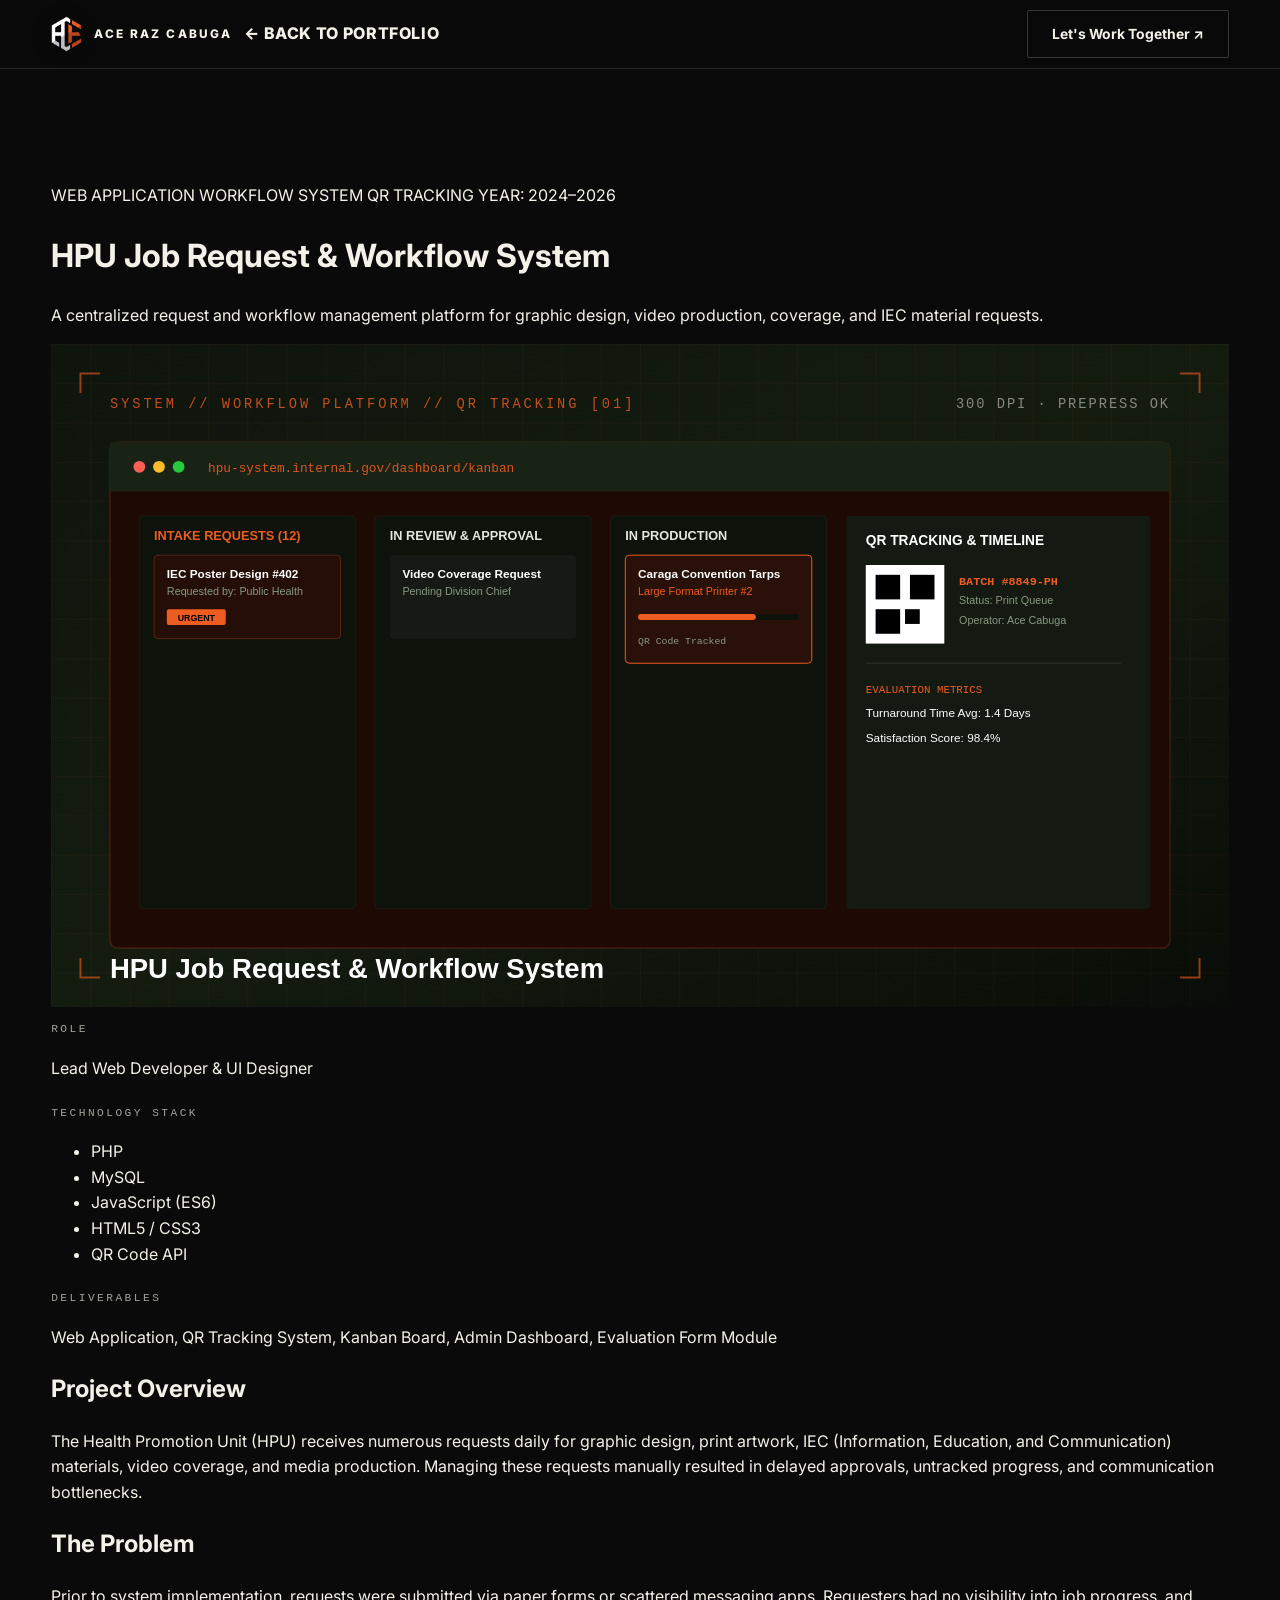
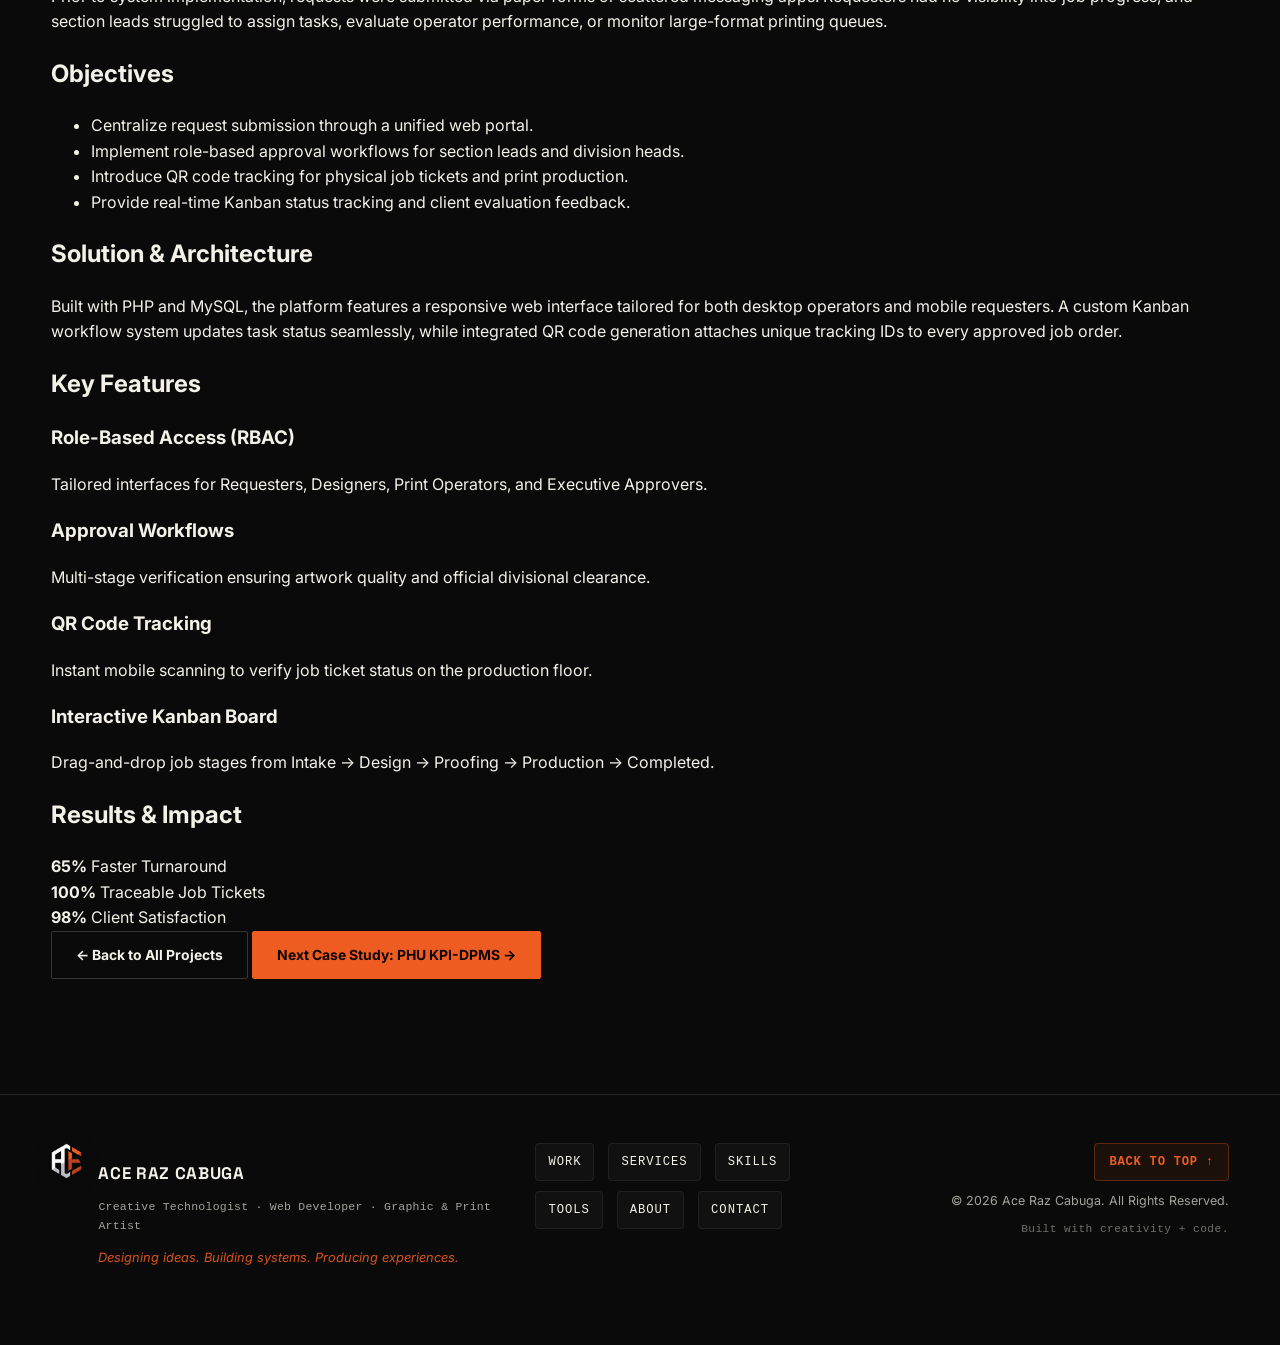
<file: projects/hpu-job-request.html>
<!DOCTYPE html>
<html lang="en">
<head>
  <meta charset="UTF-8">
  <meta name="viewport" content="width=device-width, initial-scale=1.0">
  <meta name="description" content="Case Study: HPU Job Request System — Ace Raz Cabuga Portfolio">
  <title>HPU Job Request System — Case Study | Ace Raz Cabuga</title>
  <link rel="icon" href="../assets/profile/ac-monogram-profile.svg" type="image/svg+xml" />
  <link rel="preconnect" href="https://fonts.googleapis.com">
  <link rel="preconnect" href="https://fonts.gstatic.com" crossorigin>
  <link href="https://fonts.googleapis.com/css2?family=Inter:wght@400;500;600;700&family=JetBrains+Mono:wght@400;500;600&family=Space+Grotesk:wght@500;600;700;800&display=swap" rel="stylesheet">
  <link rel="stylesheet" href="../css/styles.css">
</head>
<body class="case-study-body">

  <header class="site-header" id="top">
    <a class="brand" href="../index.html#work" aria-label="Back to portfolio">
      <img src="../assets/images/logo.png" alt="Ace Raz Cabuga Official Logo" class="brand-logo-img" width="36" height="36" />
      <span class="brand-name">ACE RAZ CABUGA</span>
      <span class="brand-sub">← BACK TO PORTFOLIO</span>
    </a>
    <a class="btn btn-ghost" href="../index.html#contact">Let's Work Together ↗</a>
  </header>

  <main class="section-pad">
    <div class="case-study-hero">
      <div class="case-meta-bar">
        <span class="tech-tag">WEB APPLICATION</span>
        <span class="tech-tag">WORKFLOW SYSTEM</span>
        <span class="tech-tag">QR TRACKING</span>
        <span class="mono-meta">YEAR: 2024–2026</span>
      </div>
      <h1 class="case-title">HPU Job Request &amp; Workflow System</h1>
      <p class="case-subtitle">A centralized request and workflow management platform for graphic design, video production, coverage, and IEC material requests.</p>
    </div>

    <div class="case-preview-image">
      <!-- REPLACE WITH: assets/projects/hpu-job-request.jpg -->
      <img src="../assets/projects/hpu-job-request.svg" alt="HPU Job Request System Interface Overview" loading="lazy" />
    </div>

    <div class="case-grid">
      <aside class="case-sidebar">
        <div class="case-side-box">
          <span class="eyebrow">Role</span>
          <p>Lead Web Developer &amp; UI Designer</p>
        </div>
        <div class="case-side-box">
          <span class="eyebrow">Technology Stack</span>
          <ul class="tech-list">
            <li>PHP</li>
            <li>MySQL</li>
            <li>JavaScript (ES6)</li>
            <li>HTML5 / CSS3</li>
            <li>QR Code API</li>
          </ul>
        </div>
        <div class="case-side-box">
          <span class="eyebrow">Deliverables</span>
          <p>Web Application, QR Tracking System, Kanban Board, Admin Dashboard, Evaluation Form Module</p>
        </div>
      </aside>

      <article class="case-content">
        <section class="case-section">
          <h2>Project Overview</h2>
          <p>The Health Promotion Unit (HPU) receives numerous requests daily for graphic design, print artwork, IEC (Information, Education, and Communication) materials, video coverage, and media production. Managing these requests manually resulted in delayed approvals, untracked progress, and communication bottlenecks.</p>
        </section>

        <section class="case-section">
          <h2>The Problem</h2>
          <p>Prior to system implementation, requests were submitted via paper forms or scattered messaging apps. Requesters had no visibility into job progress, and section leads struggled to assign tasks, evaluate operator performance, or monitor large-format printing queues.</p>
        </section>

        <section class="case-section">
          <h2>Objectives</h2>
          <ul>
            <li>Centralize request submission through a unified web portal.</li>
            <li>Implement role-based approval workflows for section leads and division heads.</li>
            <li>Introduce QR code tracking for physical job tickets and print production.</li>
            <li>Provide real-time Kanban status tracking and client evaluation feedback.</li>
          </ul>
        </section>

        <section class="case-section">
          <h2>Solution &amp; Architecture</h2>
          <p>Built with PHP and MySQL, the platform features a responsive web interface tailored for both desktop operators and mobile requesters. A custom Kanban workflow system updates task status seamlessly, while integrated QR code generation attaches unique tracking IDs to every approved job order.</p>
        </section>

        <section class="case-section">
          <h2>Key Features</h2>
          <div class="feature-grid">
            <div class="feature-card">
              <h3>Role-Based Access (RBAC)</h3>
              <p>Tailored interfaces for Requesters, Designers, Print Operators, and Executive Approvers.</p>
            </div>
            <div class="feature-card">
              <h3>Approval Workflows</h3>
              <p>Multi-stage verification ensuring artwork quality and official divisional clearance.</p>
            </div>
            <div class="feature-card">
              <h3>QR Code Tracking</h3>
              <p>Instant mobile scanning to verify job ticket status on the production floor.</p>
            </div>
            <div class="feature-card">
              <h3>Interactive Kanban Board</h3>
              <p>Drag-and-drop job stages from Intake → Design → Proofing → Production → Completed.</p>
            </div>
          </div>
        </section>

        <section class="case-section">
          <h2>Results &amp; Impact</h2>
          <div class="stats-row">
            <div class="stat-item">
              <strong>65%</strong>
              <span>Faster Turnaround</span>
            </div>
            <div class="stat-item">
              <strong>100%</strong>
              <span>Traceable Job Tickets</span>
            </div>
            <div class="stat-item">
              <strong>98%</strong>
              <span>Client Satisfaction</span>
            </div>
          </div>
        </section>
      </article>
    </div>

    <div class="case-nav-footer">
      <a class="btn btn-ghost" href="../index.html#work">← Back to All Projects</a>
      <a class="btn btn-primary" href="phu-kpi.html">Next Case Study: PHU KPI-DPMS →</a>
    </div>
  </main>

  <footer class="site-footer">
    <div class="footer-brand">
      <img src="../assets/images/logo.png" alt="Ace Raz Cabuga Official Logo" class="brand-logo-img" width="36" height="36" />
      <div>
        <p class="footer-title">ACE RAZ CABUGA</p>
        <p class="footer-subtitle">Creative Technologist · Web Developer · Graphic &amp; Print Artist</p>
        <p class="footer-tagline">Designing ideas. Building systems. Producing experiences.</p>
      </div>
    </div>

    <nav class="footer-nav" aria-label="Footer navigation">
      <a href="../index.html#work">Work</a>
      <a href="../index.html#services">Services</a>
      <a href="../index.html#skills">Skills</a>
      <a href="../index.html#tools">Tools</a>
      <a href="../index.html#about">About</a>
      <a href="../index.html#contact">Contact</a>
    </nav>

    <div class="footer-right">
      <a href="#top" class="footer-back-top">Back to top ↑</a>
      <p>© <span>2026</span> Ace Raz Cabuga. All Rights Reserved.</p>
      <span class="footer-tag">Built with creativity + code.</span>
    </div>
  </footer>

  <script src="../js/cursor.js"></script>
</body>
</html>
</file>
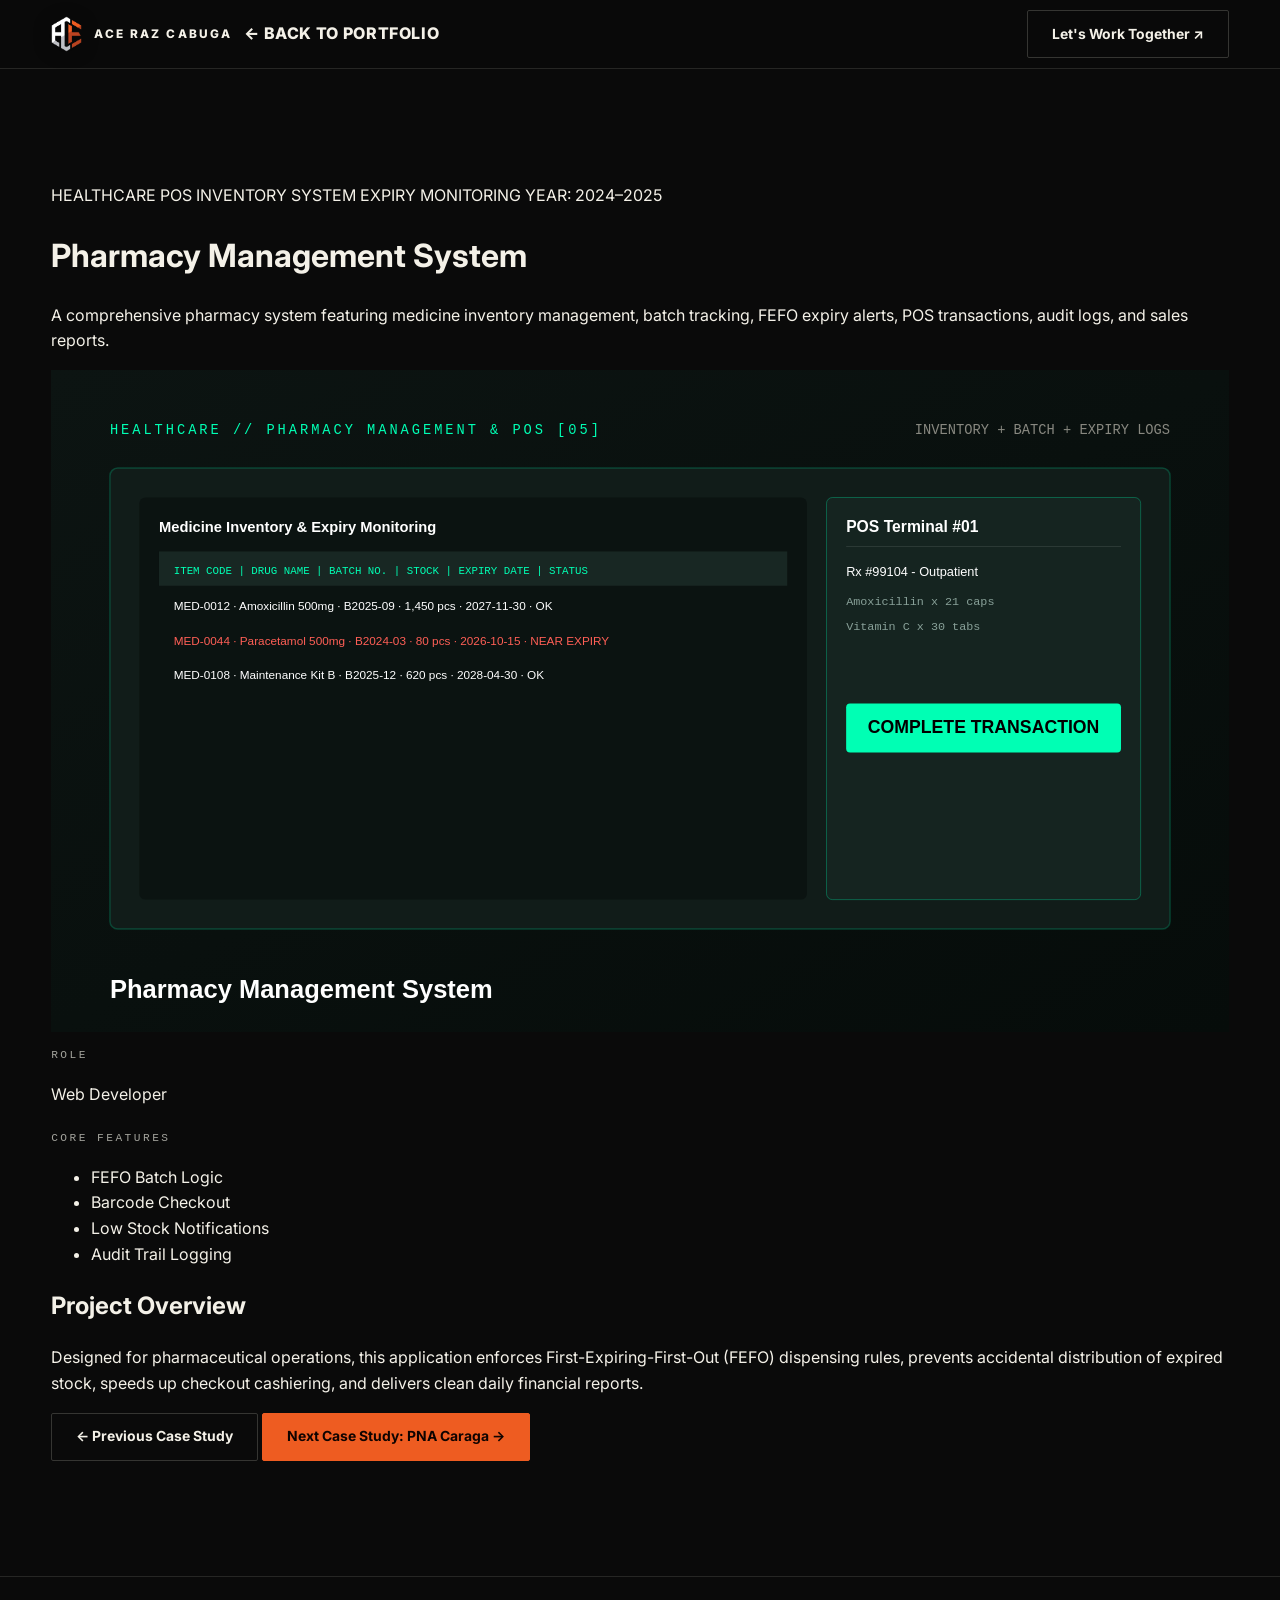
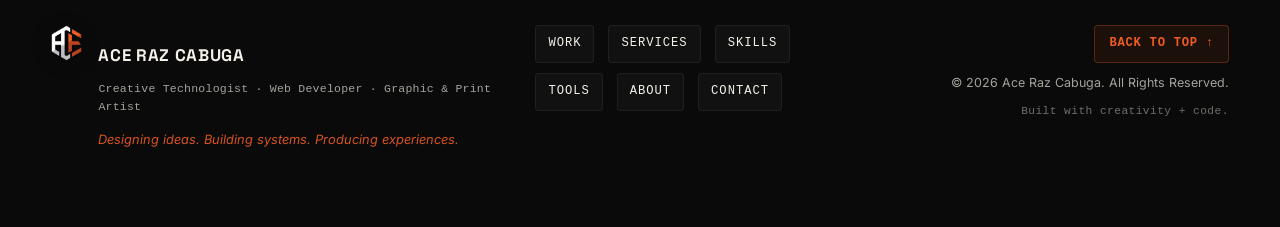
<file: projects/pharmacy-system.html>
<!DOCTYPE html>
<html lang="en">
<head>
  <meta charset="UTF-8">
  <meta name="viewport" content="width=device-width, initial-scale=1.0">
  <meta name="description" content="Case Study: Pharmacy Management System — Ace Raz Cabuga Portfolio">
  <title>Pharmacy Management System — Case Study | Ace Raz Cabuga</title>
  <link rel="icon" href="../assets/profile/ac-monogram-profile.svg" type="image/svg+xml" />
  <link rel="preconnect" href="https://fonts.googleapis.com">
  <link rel="preconnect" href="https://fonts.gstatic.com" crossorigin>
  <link href="https://fonts.googleapis.com/css2?family=Inter:wght@400;500;600;700&family=JetBrains+Mono:wght@400;500;600&family=Space+Grotesk:wght@500;600;700;800&display=swap" rel="stylesheet">
  <link rel="stylesheet" href="../css/styles.css">
</head>
<body class="case-study-body">

  <header class="site-header" id="top">
    <a class="brand" href="../index.html#work" aria-label="Back to portfolio">
      <img src="../assets/images/logo.png" alt="Ace Raz Cabuga Official Logo" class="brand-logo-img" width="36" height="36" />
      <span class="brand-name">ACE RAZ CABUGA</span>
      <span class="brand-sub">← BACK TO PORTFOLIO</span>
    </a>
    <a class="btn btn-ghost" href="../index.html#contact">Let's Work Together ↗</a>
  </header>

  <main class="section-pad">
    <div class="case-study-hero">
      <div class="case-meta-bar">
        <span class="tech-tag">HEALTHCARE POS</span>
        <span class="tech-tag">INVENTORY SYSTEM</span>
        <span class="tech-tag">EXPIRY MONITORING</span>
        <span class="mono-meta">YEAR: 2024–2025</span>
      </div>
      <h1 class="case-title">Pharmacy Management System</h1>
      <p class="case-subtitle">A comprehensive pharmacy system featuring medicine inventory management, batch tracking, FEFO expiry alerts, POS transactions, audit logs, and sales reports.</p>
    </div>

    <div class="case-preview-image">
      <img src="../assets/projects/pharmacy-system.svg" alt="Pharmacy System Interface Overview" loading="lazy" />
    </div>

    <div class="case-grid">
      <aside class="case-sidebar">
        <div class="case-side-box">
          <span class="eyebrow">Role</span>
          <p>Web Developer</p>
        </div>
        <div class="case-side-box">
          <span class="eyebrow">Core Features</span>
          <ul class="tech-list">
            <li>FEFO Batch Logic</li>
            <li>Barcode Checkout</li>
            <li>Low Stock Notifications</li>
            <li>Audit Trail Logging</li>
          </ul>
        </div>
      </aside>

      <article class="case-content">
        <section class="case-section">
          <h2>Project Overview</h2>
          <p>Designed for pharmaceutical operations, this application enforces First-Expiring-First-Out (FEFO) dispensing rules, prevents accidental distribution of expired stock, speeds up checkout cashiering, and delivers clean daily financial reports.</p>
        </section>
      </article>
    </div>

    <div class="case-nav-footer">
      <a class="btn btn-ghost" href="phone-rental.html">← Previous Case Study</a>
      <a class="btn btn-primary" href="pna-caraga.html">Next Case Study: PNA Caraga →</a>
    </div>
  </main>

  <footer class="site-footer">
    <div class="footer-brand">
      <img src="../assets/images/logo.png" alt="Ace Raz Cabuga Official Logo" class="brand-logo-img" width="36" height="36" />
      <div>
        <p class="footer-title">ACE RAZ CABUGA</p>
        <p class="footer-subtitle">Creative Technologist · Web Developer · Graphic &amp; Print Artist</p>
        <p class="footer-tagline">Designing ideas. Building systems. Producing experiences.</p>
      </div>
    </div>

    <nav class="footer-nav" aria-label="Footer navigation">
      <a href="../index.html#work">Work</a>
      <a href="../index.html#services">Services</a>
      <a href="../index.html#skills">Skills</a>
      <a href="../index.html#tools">Tools</a>
      <a href="../index.html#about">About</a>
      <a href="../index.html#contact">Contact</a>
    </nav>

    <div class="footer-right">
      <a href="#top" class="footer-back-top">Back to top ↑</a>
      <p>© <span>2026</span> Ace Raz Cabuga. All Rights Reserved.</p>
      <span class="footer-tag">Built with creativity + code.</span>
    </div>
  </footer>

  <script src="../js/cursor.js"></script>
</body>
</html>
</file>
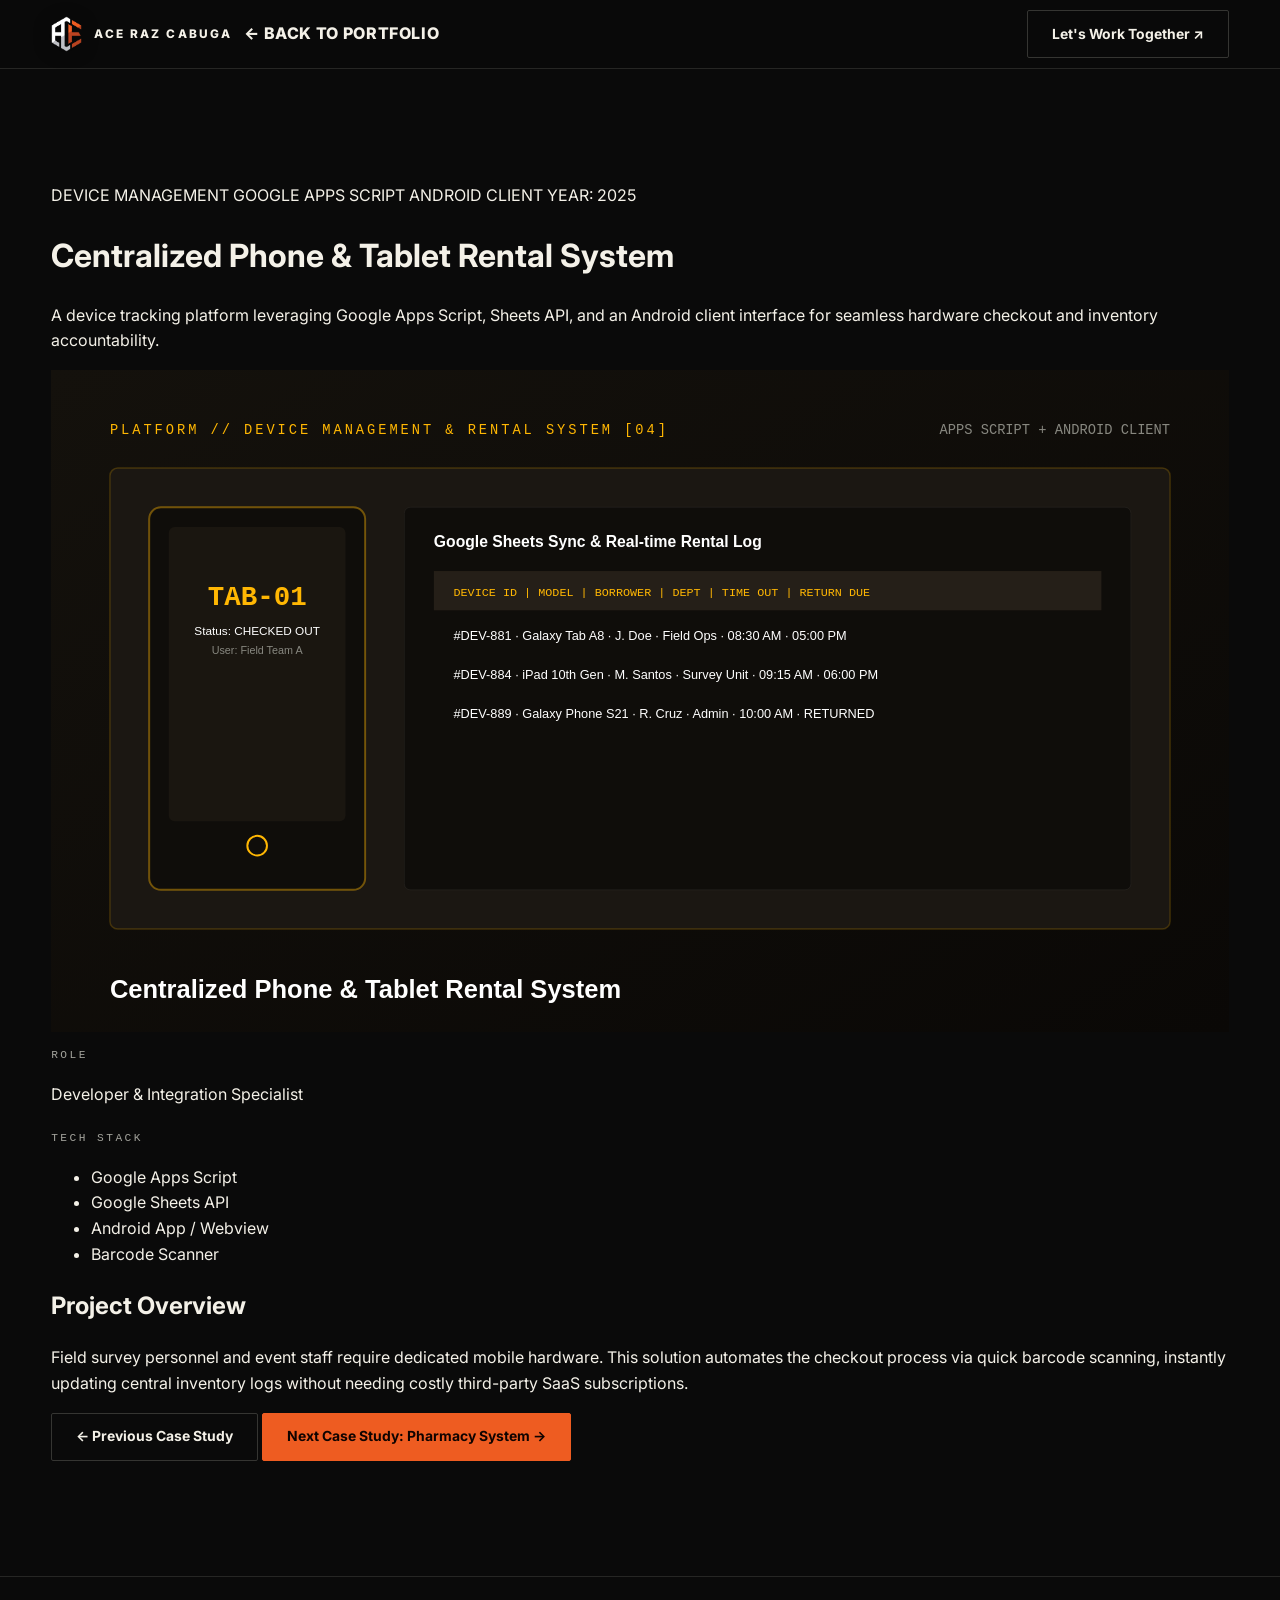
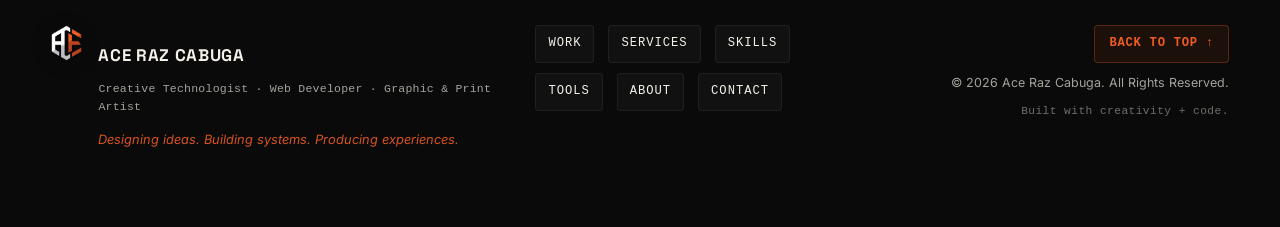
<file: projects/phone-rental.html>
<!DOCTYPE html>
<html lang="en">
<head>
  <meta charset="UTF-8">
  <meta name="viewport" content="width=device-width, initial-scale=1.0">
  <meta name="description" content="Case Study: Phone & Tablet Rental System — Ace Raz Cabuga Portfolio">
  <title>Centralized Phone &amp; Tablet Rental System — Case Study | Ace Raz Cabuga</title>
  <link rel="icon" href="../assets/profile/ac-monogram-profile.svg" type="image/svg+xml" />
  <link rel="preconnect" href="https://fonts.googleapis.com">
  <link rel="preconnect" href="https://fonts.gstatic.com" crossorigin>
  <link href="https://fonts.googleapis.com/css2?family=Inter:wght@400;500;600;700&family=JetBrains+Mono:wght@400;500;600&family=Space+Grotesk:wght@500;600;700;800&display=swap" rel="stylesheet">
  <link rel="stylesheet" href="../css/styles.css">
</head>
<body class="case-study-body">

  <header class="site-header" id="top">
    <a class="brand" href="../index.html#work" aria-label="Back to portfolio">
      <img src="../assets/images/logo.png" alt="Ace Raz Cabuga Official Logo" class="brand-logo-img" width="36" height="36" />
      <span class="brand-name">ACE RAZ CABUGA</span>
      <span class="brand-sub">← BACK TO PORTFOLIO</span>
    </a>
    <a class="btn btn-ghost" href="../index.html#contact">Let's Work Together ↗</a>
  </header>

  <main class="section-pad">
    <div class="case-study-hero">
      <div class="case-meta-bar">
        <span class="tech-tag">DEVICE MANAGEMENT</span>
        <span class="tech-tag">GOOGLE APPS SCRIPT</span>
        <span class="tech-tag">ANDROID CLIENT</span>
        <span class="mono-meta">YEAR: 2025</span>
      </div>
      <h1 class="case-title">Centralized Phone &amp; Tablet Rental System</h1>
      <p class="case-subtitle">A device tracking platform leveraging Google Apps Script, Sheets API, and an Android client interface for seamless hardware checkout and inventory accountability.</p>
    </div>

    <div class="case-preview-image">
      <img src="../assets/projects/phone-rental.svg" alt="Phone and Tablet Rental System Interface" loading="lazy" />
    </div>

    <div class="case-grid">
      <aside class="case-sidebar">
        <div class="case-side-box">
          <span class="eyebrow">Role</span>
          <p>Developer &amp; Integration Specialist</p>
        </div>
        <div class="case-side-box">
          <span class="eyebrow">Tech Stack</span>
          <ul class="tech-list">
            <li>Google Apps Script</li>
            <li>Google Sheets API</li>
            <li>Android App / Webview</li>
            <li>Barcode Scanner</li>
          </ul>
        </div>
      </aside>

      <article class="case-content">
        <section class="case-section">
          <h2>Project Overview</h2>
          <p>Field survey personnel and event staff require dedicated mobile hardware. This solution automates the checkout process via quick barcode scanning, instantly updating central inventory logs without needing costly third-party SaaS subscriptions.</p>
        </section>
      </article>
    </div>

    <div class="case-nav-footer">
      <a class="btn btn-ghost" href="referral-board.html">← Previous Case Study</a>
      <a class="btn btn-primary" href="pharmacy-system.html">Next Case Study: Pharmacy System →</a>
    </div>
  </main>

  <footer class="site-footer">
    <div class="footer-brand">
      <img src="../assets/images/logo.png" alt="Ace Raz Cabuga Official Logo" class="brand-logo-img" width="36" height="36" />
      <div>
        <p class="footer-title">ACE RAZ CABUGA</p>
        <p class="footer-subtitle">Creative Technologist · Web Developer · Graphic &amp; Print Artist</p>
        <p class="footer-tagline">Designing ideas. Building systems. Producing experiences.</p>
      </div>
    </div>

    <nav class="footer-nav" aria-label="Footer navigation">
      <a href="../index.html#work">Work</a>
      <a href="../index.html#services">Services</a>
      <a href="../index.html#skills">Skills</a>
      <a href="../index.html#tools">Tools</a>
      <a href="../index.html#about">About</a>
      <a href="../index.html#contact">Contact</a>
    </nav>

    <div class="footer-right">
      <a href="#top" class="footer-back-top">Back to top ↑</a>
      <p>© <span>2026</span> Ace Raz Cabuga. All Rights Reserved.</p>
      <span class="footer-tag">Built with creativity + code.</span>
    </div>
  </footer>

  <script src="../js/cursor.js"></script>
</body>
</html>
</file>
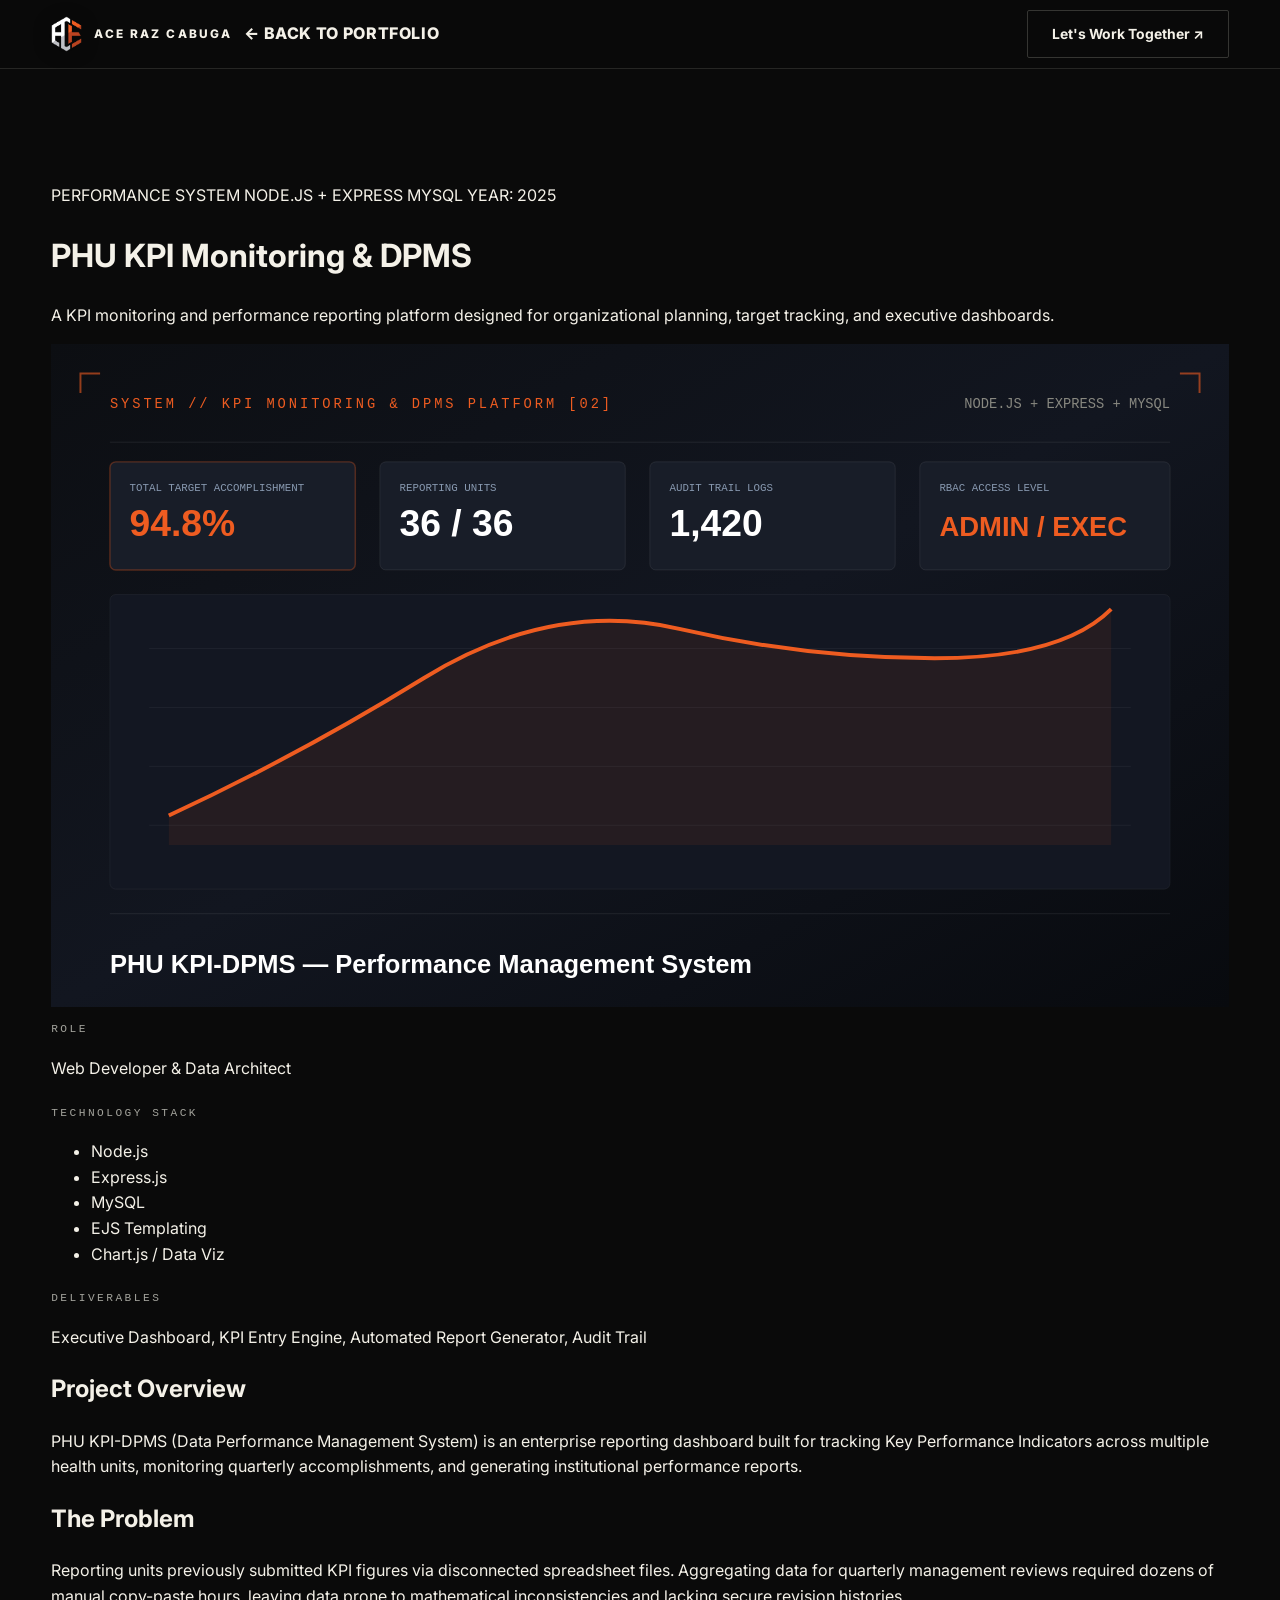
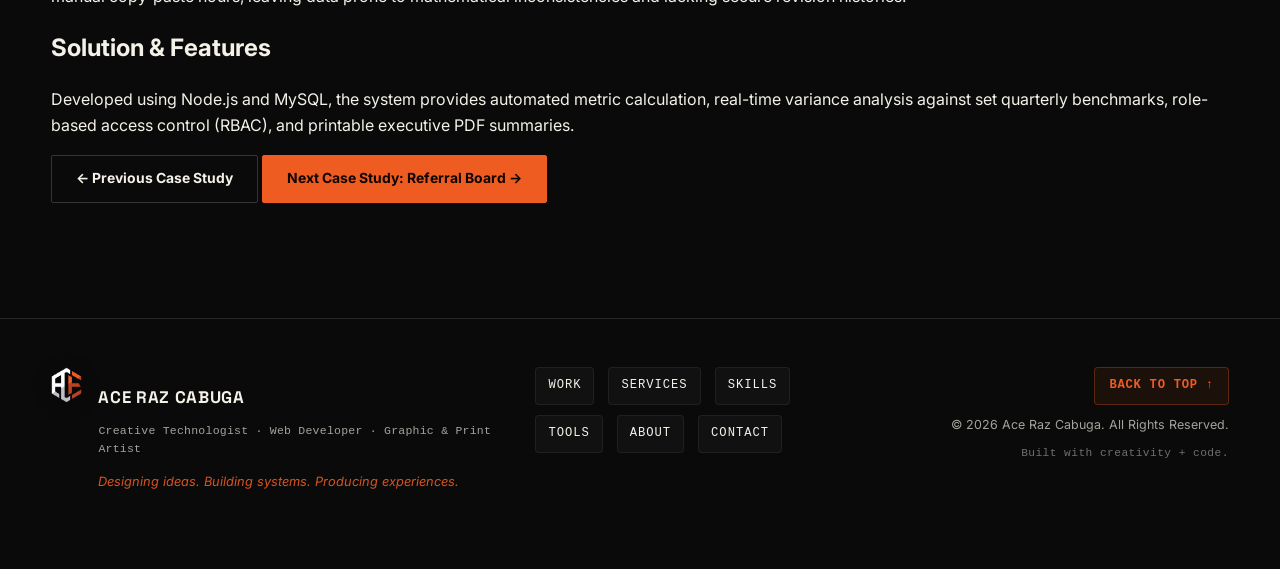
<file: projects/phu-kpi.html>
<!DOCTYPE html>
<html lang="en">
<head>
  <meta charset="UTF-8">
  <meta name="viewport" content="width=device-width, initial-scale=1.0">
  <meta name="description" content="Case Study: PHU KPI-DPMS — Ace Raz Cabuga Portfolio">
  <title>PHU KPI-DPMS — Case Study | Ace Raz Cabuga</title>
  <link rel="icon" href="../assets/profile/ac-monogram-profile.svg" type="image/svg+xml" />
  <link rel="preconnect" href="https://fonts.googleapis.com">
  <link rel="preconnect" href="https://fonts.gstatic.com" crossorigin>
  <link href="https://fonts.googleapis.com/css2?family=Inter:wght@400;500;600;700&family=JetBrains+Mono:wght@400;500;600&family=Space+Grotesk:wght@500;600;700;800&display=swap" rel="stylesheet">
  <link rel="stylesheet" href="../css/styles.css">
</head>
<body class="case-study-body">

  <header class="site-header" id="top">
    <a class="brand" href="../index.html#work" aria-label="Back to portfolio">
      <img src="../assets/images/logo.png" alt="Ace Raz Cabuga Official Logo" class="brand-logo-img" width="36" height="36" />
      <span class="brand-name">ACE RAZ CABUGA</span>
      <span class="brand-sub">← BACK TO PORTFOLIO</span>
    </a>
    <a class="btn btn-ghost" href="../index.html#contact">Let's Work Together ↗</a>
  </header>

  <main class="section-pad">
    <div class="case-study-hero">
      <div class="case-meta-bar">
        <span class="tech-tag">PERFORMANCE SYSTEM</span>
        <span class="tech-tag">NODE.JS + EXPRESS</span>
        <span class="tech-tag">MYSQL</span>
        <span class="mono-meta">YEAR: 2025</span>
      </div>
      <h1 class="case-title">PHU KPI Monitoring &amp; DPMS</h1>
      <p class="case-subtitle">A KPI monitoring and performance reporting platform designed for organizational planning, target tracking, and executive dashboards.</p>
    </div>

    <div class="case-preview-image">
      <img src="../assets/projects/phu-kpi.svg" alt="PHU KPI-DPMS System Interface Overview" loading="lazy" />
    </div>

    <div class="case-grid">
      <aside class="case-sidebar">
        <div class="case-side-box">
          <span class="eyebrow">Role</span>
          <p>Web Developer &amp; Data Architect</p>
        </div>
        <div class="case-side-box">
          <span class="eyebrow">Technology Stack</span>
          <ul class="tech-list">
            <li>Node.js</li>
            <li>Express.js</li>
            <li>MySQL</li>
            <li>EJS Templating</li>
            <li>Chart.js / Data Viz</li>
          </ul>
        </div>
        <div class="case-side-box">
          <span class="eyebrow">Deliverables</span>
          <p>Executive Dashboard, KPI Entry Engine, Automated Report Generator, Audit Trail</p>
        </div>
      </aside>

      <article class="case-content">
        <section class="case-section">
          <h2>Project Overview</h2>
          <p>PHU KPI-DPMS (Data Performance Management System) is an enterprise reporting dashboard built for tracking Key Performance Indicators across multiple health units, monitoring quarterly accomplishments, and generating institutional performance reports.</p>
        </section>

        <section class="case-section">
          <h2>The Problem</h2>
          <p>Reporting units previously submitted KPI figures via disconnected spreadsheet files. Aggregating data for quarterly management reviews required dozens of manual copy-paste hours, leaving data prone to mathematical inconsistencies and lacking secure revision histories.</p>
        </section>

        <section class="case-section">
          <h2>Solution &amp; Features</h2>
          <p>Developed using Node.js and MySQL, the system provides automated metric calculation, real-time variance analysis against set quarterly benchmarks, role-based access control (RBAC), and printable executive PDF summaries.</p>
        </section>
      </article>
    </div>

    <div class="case-nav-footer">
      <a class="btn btn-ghost" href="hpu-job-request.html">← Previous Case Study</a>
      <a class="btn btn-primary" href="referral-board.html">Next Case Study: Referral Board →</a>
    </div>
  </main>

  <footer class="site-footer">
    <div class="footer-brand">
      <img src="../assets/images/logo.png" alt="Ace Raz Cabuga Official Logo" class="brand-logo-img" width="36" height="36" />
      <div>
        <p class="footer-title">ACE RAZ CABUGA</p>
        <p class="footer-subtitle">Creative Technologist · Web Developer · Graphic &amp; Print Artist</p>
        <p class="footer-tagline">Designing ideas. Building systems. Producing experiences.</p>
      </div>
    </div>

    <nav class="footer-nav" aria-label="Footer navigation">
      <a href="../index.html#work">Work</a>
      <a href="../index.html#services">Services</a>
      <a href="../index.html#skills">Skills</a>
      <a href="../index.html#tools">Tools</a>
      <a href="../index.html#about">About</a>
      <a href="../index.html#contact">Contact</a>
    </nav>

    <div class="footer-right">
      <a href="#top" class="footer-back-top">Back to top ↑</a>
      <p>© <span>2026</span> Ace Raz Cabuga. All Rights Reserved.</p>
      <span class="footer-tag">Built with creativity + code.</span>
    </div>
  </footer>

  <script src="../js/cursor.js"></script>
</body>
</html>
</file>
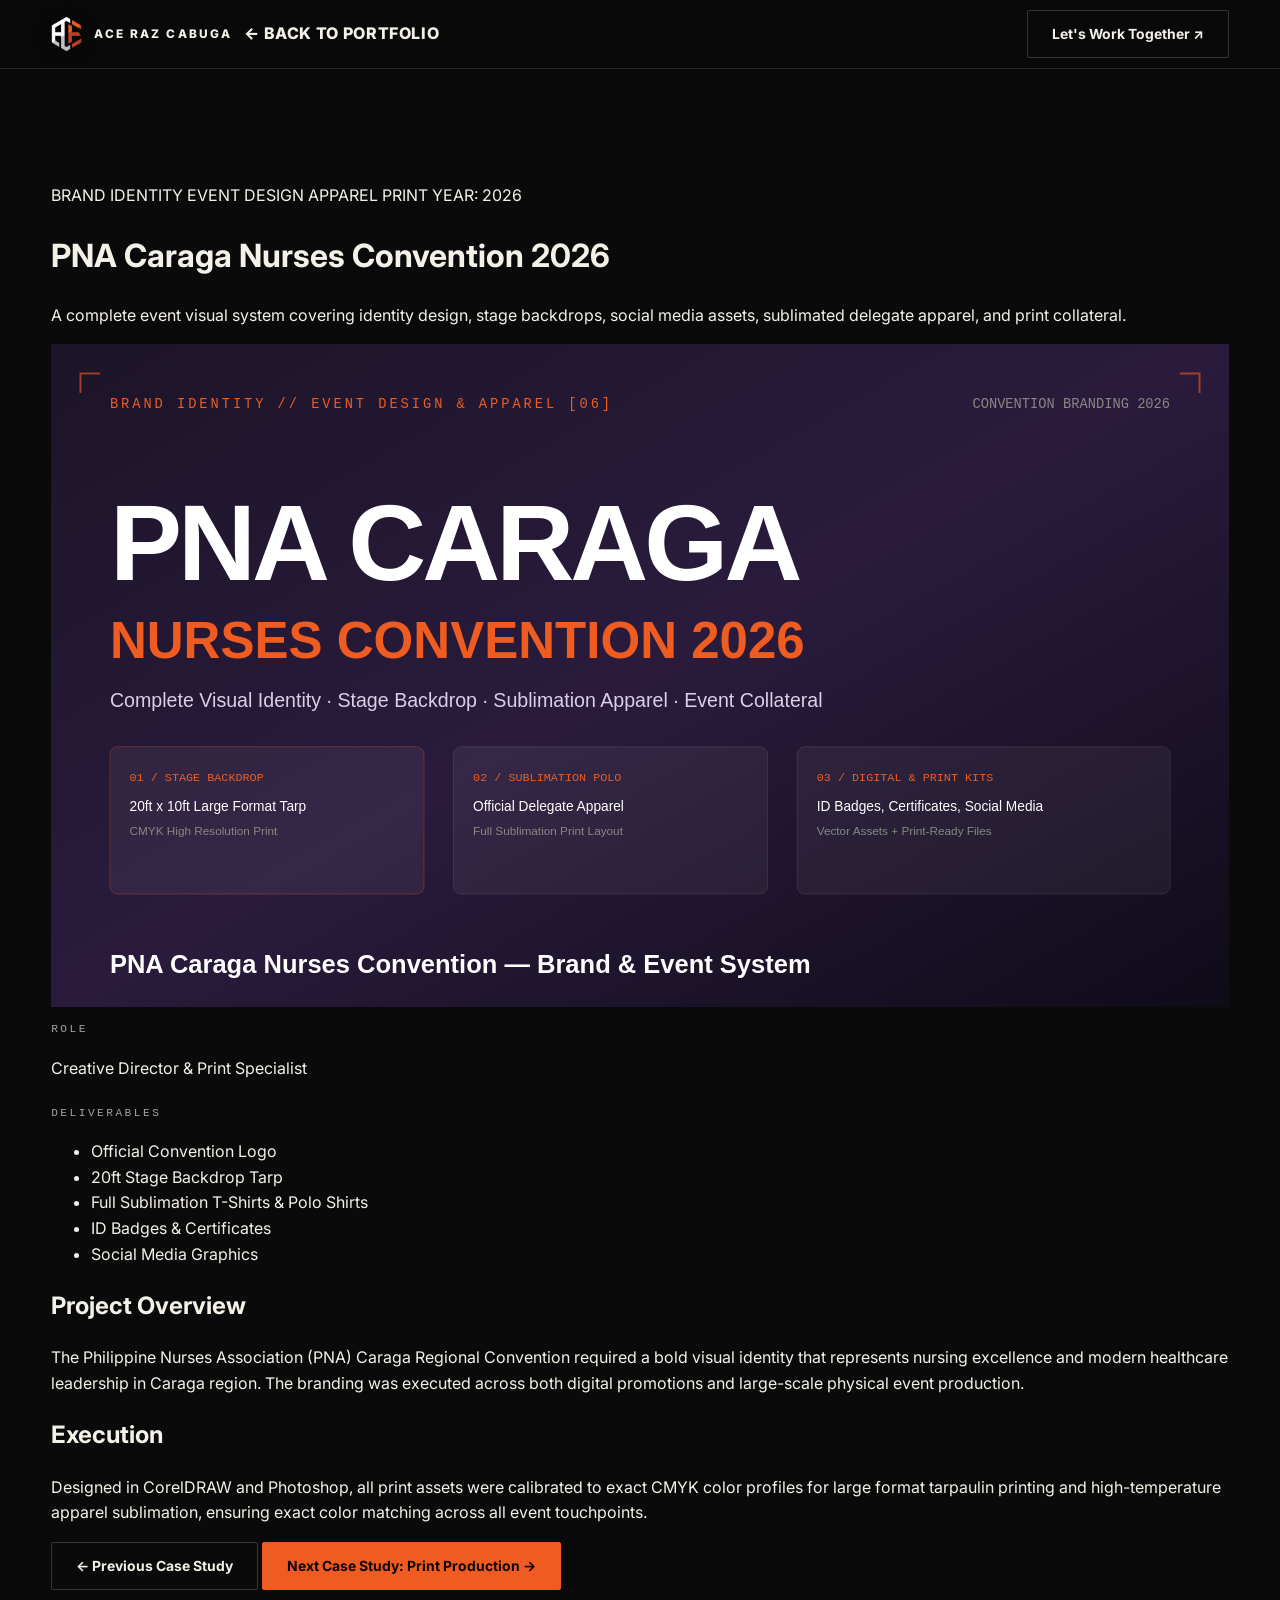
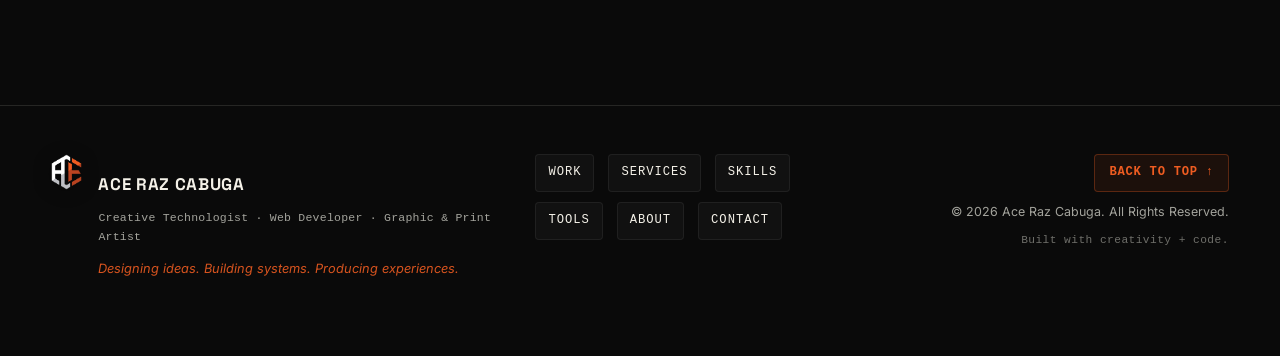
<file: projects/pna-caraga.html>
<!DOCTYPE html>
<html lang="en">

<head>
  <meta charset="UTF-8">
  <meta name="viewport" content="width=device-width, initial-scale=1.0">
  <meta name="description" content="Case Study: PNA Caraga Nurses Convention — Ace Raz Cabuga Portfolio">
  <title>PNA Caraga Nurses Convention — Case Study | Ace Raz Cabuga</title>
  <link rel="icon" href="../assets/profile/ac-monogram-profile.svg" type="image/svg+xml" />
  <link rel="preconnect" href="https://fonts.googleapis.com">
  <link rel="preconnect" href="https://fonts.gstatic.com" crossorigin>
  <link
    href="https://fonts.googleapis.com/css2?family=Inter:wght@400;500;600;700&family=JetBrains+Mono:wght@400;500;600&family=Space+Grotesk:wght@500;600;700;800&display=swap"
    rel="stylesheet">
  <link rel="stylesheet" href="../css/styles.css">
</head>

<body class="case-study-body">

  <header class="site-header" id="top">
    <a class="brand" href="../index.html#work" aria-label="Back to portfolio">
      <img src="../assets/images/logo.png" alt="Ace Raz Cabuga Official Logo" class="brand-logo-img" width="36"
        height="36" />
      <span class="brand-name">ACE RAZ CABUGA</span>
      <span class="brand-sub">← BACK TO PORTFOLIO</span>
    </a>
    <a class="btn btn-ghost" href="../index.html#contact">Let's Work Together ↗</a>
  </header>

  <main class="section-pad">
    <div class="case-study-hero">
      <div class="case-meta-bar">
        <span class="tech-tag">BRAND IDENTITY</span>
        <span class="tech-tag">EVENT DESIGN</span>
        <span class="tech-tag">APPAREL PRINT</span>
        <span class="mono-meta">YEAR: 2026</span>
      </div>
      <h1 class="case-title">PNA Caraga Nurses Convention 2026</h1>
      <p class="case-subtitle">A complete event visual system covering identity design, stage backdrops, social media
        assets, sublimated delegate apparel, and print collateral.</p>
    </div>

    <div class="case-preview-image">
      <img src="../assets/projects/pna-caraga.svg" alt="PNA Caraga Convention Brand & Event System" loading="lazy" />
    </div>

    <div class="case-grid">
      <aside class="case-sidebar">
        <div class="case-side-box">
          <span class="eyebrow">Role</span>
          <p>Creative Director &amp; Print Specialist</p>
        </div>
        <div class="case-side-box">
          <span class="eyebrow">Deliverables</span>
          <ul class="tech-list">
            <li>Official Convention Logo</li>
            <li>20ft Stage Backdrop Tarp</li>
            <li>Full Sublimation T-Shirts &amp; Polo Shirts</li>
            <li>ID Badges &amp; Certificates</li>
            <li>Social Media Graphics</li>
          </ul>
        </div>
      </aside>

      <article class="case-content">
        <section class="case-section">
          <h2>Project Overview</h2>
          <p>The Philippine Nurses Association (PNA) Caraga Regional Convention required a bold visual identity that
            represents nursing excellence and modern healthcare leadership in Caraga region. The branding was executed
            across both digital promotions and large-scale physical event production.</p>
        </section>

        <section class="case-section">
          <h2>Execution</h2>
          <p>Designed in CorelDRAW and Photoshop, all print assets were calibrated to exact CMYK color profiles for
            large format tarpaulin printing and high-temperature apparel sublimation, ensuring exact color matching
            across all event touchpoints.</p>
        </section>
      </article>
    </div>

    <div class="case-nav-footer">
      <a class="btn btn-ghost" href="pharmacy-system.html">← Previous Case Study</a>
      <a class="btn btn-primary" href="print-production.html">Next Case Study: Print Production →</a>
    </div>
  </main>

  <footer class="site-footer">
    <div class="footer-brand">
      <img src="../assets/images/logo.png" alt="Ace Raz Cabuga Official Logo" class="brand-logo-img" width="36"
        height="36" />
      <div>
        <p class="footer-title">ACE RAZ CABUGA</p>
        <p class="footer-subtitle">Creative Technologist · Web Developer · Graphic &amp; Print Artist</p>
        <p class="footer-tagline">Designing ideas. Building systems. Producing experiences.</p>
      </div>
    </div>

    <nav class="footer-nav" aria-label="Footer navigation">
      <a href="../index.html#work">Work</a>
      <a href="../index.html#services">Services</a>
      <a href="../index.html#skills">Skills</a>
      <a href="../index.html#tools">Tools</a>
      <a href="../index.html#about">About</a>
      <a href="../index.html#contact">Contact</a>
    </nav>

    <div class="footer-right">
      <a href="#top" class="footer-back-top">Back to top ↑</a>
      <p>© <span>2026</span> Ace Raz Cabuga. All Rights Reserved.</p>
      <span class="footer-tag">Built with creativity + code.</span>
    </div>
  </footer>

  <script src="../js/cursor.js"></script>
</body>

</html>
</file>
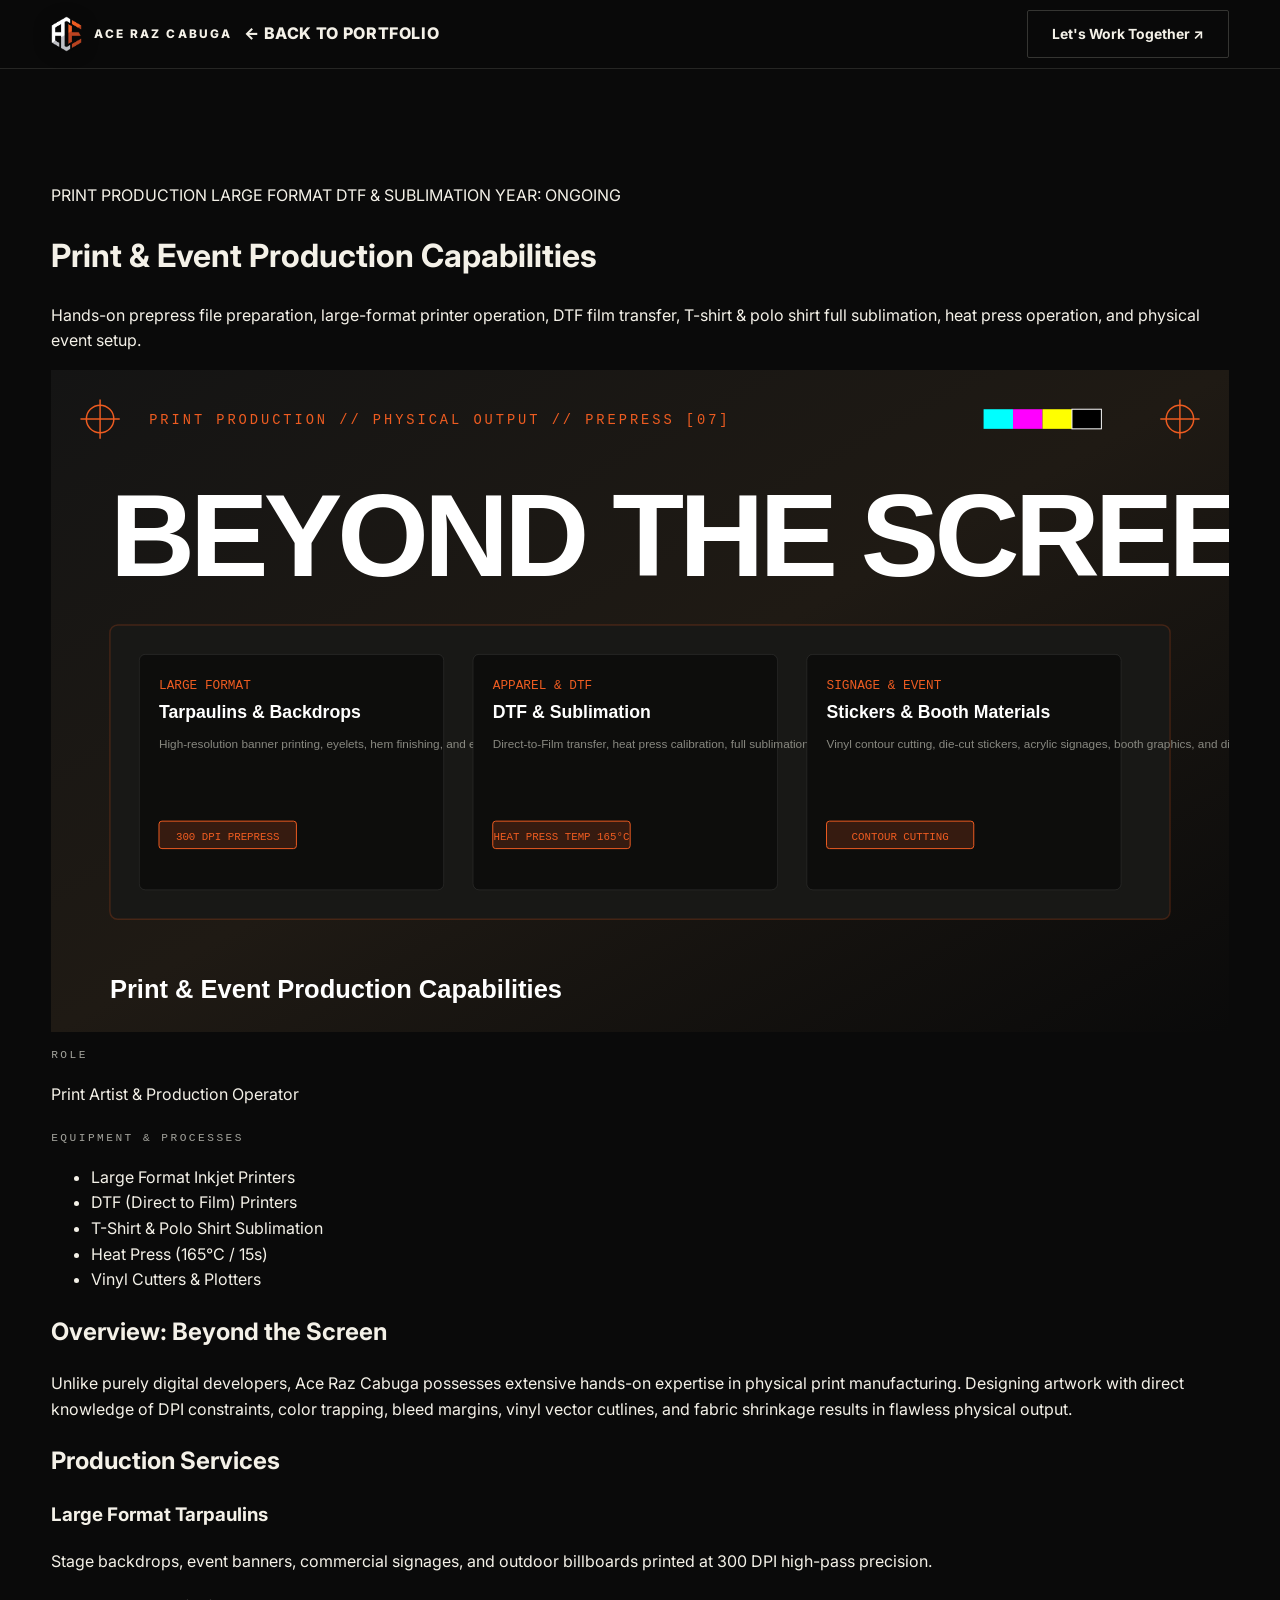
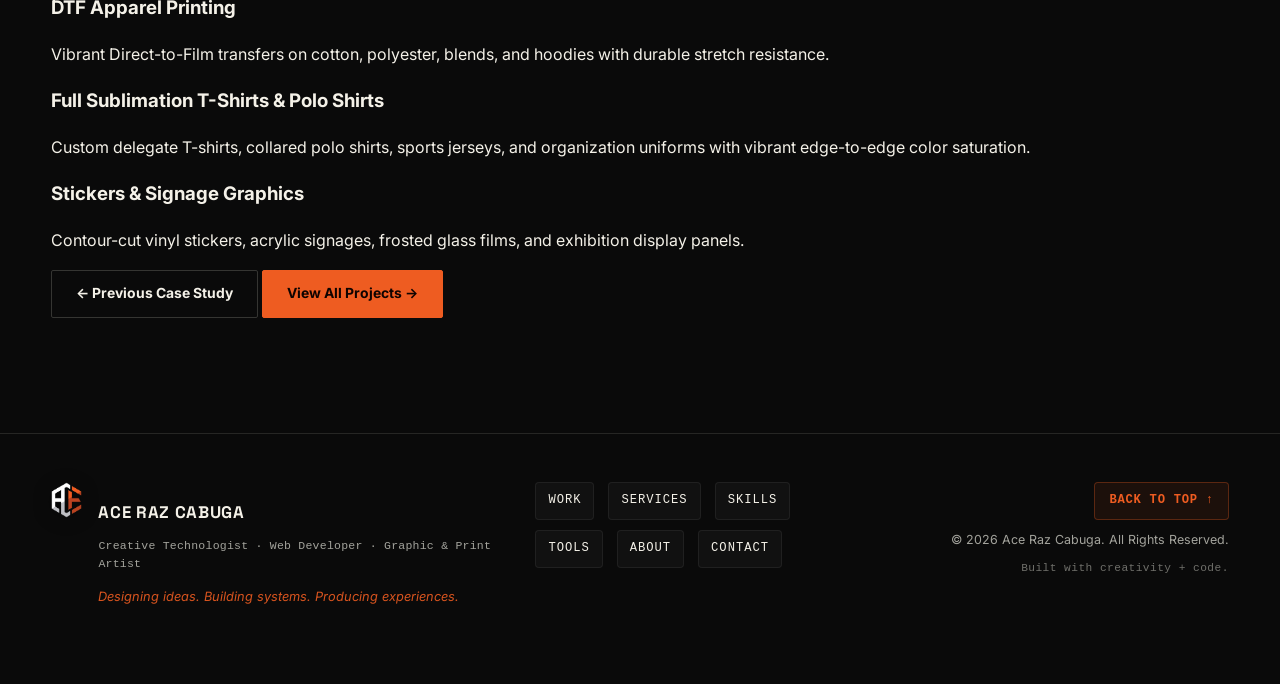
<file: projects/print-production.html>
<!DOCTYPE html>
<html lang="en">
<head>
  <meta charset="UTF-8">
  <meta name="viewport" content="width=device-width, initial-scale=1.0">
  <meta name="description" content="Case Study: Print & Event Production — Ace Raz Cabuga Portfolio">
  <title>Print &amp; Event Production — Case Study | Ace Raz Cabuga</title>
  <link rel="icon" href="../assets/profile/ac-monogram-profile.svg" type="image/svg+xml" />
  <link rel="preconnect" href="https://fonts.googleapis.com">
  <link rel="preconnect" href="https://fonts.gstatic.com" crossorigin>
  <link href="https://fonts.googleapis.com/css2?family=Inter:wght@400;500;600;700&family=JetBrains+Mono:wght@400;500;600&family=Space+Grotesk:wght@500;600;700;800&display=swap" rel="stylesheet">
  <link rel="stylesheet" href="../css/styles.css">
</head>
<body class="case-study-body">

  <header class="site-header" id="top">
    <a class="brand" href="../index.html#work" aria-label="Back to portfolio">
      <img src="../assets/images/logo.png" alt="Ace Raz Cabuga Official Logo" class="brand-logo-img" width="36" height="36" />
      <span class="brand-name">ACE RAZ CABUGA</span>
      <span class="brand-sub">← BACK TO PORTFOLIO</span>
    </a>
    <a class="btn btn-ghost" href="../index.html#contact">Let's Work Together ↗</a>
  </header>

  <main class="section-pad">
    <div class="case-study-hero">
      <div class="case-meta-bar">
        <span class="tech-tag">PRINT PRODUCTION</span>
        <span class="tech-tag">LARGE FORMAT</span>
        <span class="tech-tag">DTF &amp; SUBLIMATION</span>
        <span class="mono-meta">YEAR: ONGOING</span>
      </div>
      <h1 class="case-title">Print &amp; Event Production Capabilities</h1>
      <p class="case-subtitle">Hands-on prepress file preparation, large-format printer operation, DTF film transfer, T-shirt &amp; polo shirt full sublimation, heat press operation, and physical event setup.</p>
    </div>

    <div class="case-preview-image">
      <img src="../assets/projects/print-production.svg" alt="Print Production Showcase" loading="lazy" />
    </div>

    <div class="case-grid">
      <aside class="case-sidebar">
        <div class="case-side-box">
          <span class="eyebrow">Role</span>
          <p>Print Artist &amp; Production Operator</p>
        </div>
        <div class="case-side-box">
          <span class="eyebrow">Equipment &amp; Processes</span>
          <ul class="tech-list">
            <li>Large Format Inkjet Printers</li>
            <li>DTF (Direct to Film) Printers</li>
            <li>T-Shirt &amp; Polo Shirt Sublimation</li>
            <li>Heat Press (165°C / 15s)</li>
            <li>Vinyl Cutters &amp; Plotters</li>
          </ul>
        </div>
      </aside>

      <article class="case-content">
        <section class="case-section">
          <h2>Overview: Beyond the Screen</h2>
          <p>Unlike purely digital developers, Ace Raz Cabuga possesses extensive hands-on expertise in physical print manufacturing. Designing artwork with direct knowledge of DPI constraints, color trapping, bleed margins, vinyl vector cutlines, and fabric shrinkage results in flawless physical output.</p>
        </section>

        <section class="case-section">
          <h2>Production Services</h2>
          <div class="feature-grid">
            <div class="feature-card">
              <h3>Large Format Tarpaulins</h3>
              <p>Stage backdrops, event banners, commercial signages, and outdoor billboards printed at 300 DPI high-pass precision.</p>
            </div>
            <div class="feature-card">
              <h3>DTF Apparel Printing</h3>
              <p>Vibrant Direct-to-Film transfers on cotton, polyester, blends, and hoodies with durable stretch resistance.</p>
            </div>
            <div class="feature-card">
              <h3>Full Sublimation T-Shirts &amp; Polo Shirts</h3>
              <p>Custom delegate T-shirts, collared polo shirts, sports jerseys, and organization uniforms with vibrant edge-to-edge color saturation.</p>
            </div>
            <div class="feature-card">
              <h3>Stickers &amp; Signage Graphics</h3>
              <p>Contour-cut vinyl stickers, acrylic signages, frosted glass films, and exhibition display panels.</p>
            </div>
          </div>
        </section>
      </article>
    </div>

    <div class="case-nav-footer">
      <a class="btn btn-ghost" href="pna-caraga.html">← Previous Case Study</a>
      <a class="btn btn-primary" href="../index.html#work">View All Projects →</a>
    </div>
  </main>

  <footer class="site-footer">
    <div class="footer-brand">
      <img src="../assets/images/logo.png" alt="Ace Raz Cabuga Official Logo" class="brand-logo-img" width="36" height="36" />
      <div>
        <p class="footer-title">ACE RAZ CABUGA</p>
        <p class="footer-subtitle">Creative Technologist · Web Developer · Graphic &amp; Print Artist</p>
        <p class="footer-tagline">Designing ideas. Building systems. Producing experiences.</p>
      </div>
    </div>

    <nav class="footer-nav" aria-label="Footer navigation">
      <a href="../index.html#work">Work</a>
      <a href="../index.html#services">Services</a>
      <a href="../index.html#skills">Skills</a>
      <a href="../index.html#tools">Tools</a>
      <a href="../index.html#about">About</a>
      <a href="../index.html#contact">Contact</a>
    </nav>

    <div class="footer-right">
      <a href="#top" class="footer-back-top">Back to top ↑</a>
      <p>© <span>2026</span> Ace Raz Cabuga. All Rights Reserved.</p>
      <span class="footer-tag">Built with creativity + code.</span>
    </div>
  </footer>

  <script src="../js/cursor.js"></script>
</body>
</html>
</file>
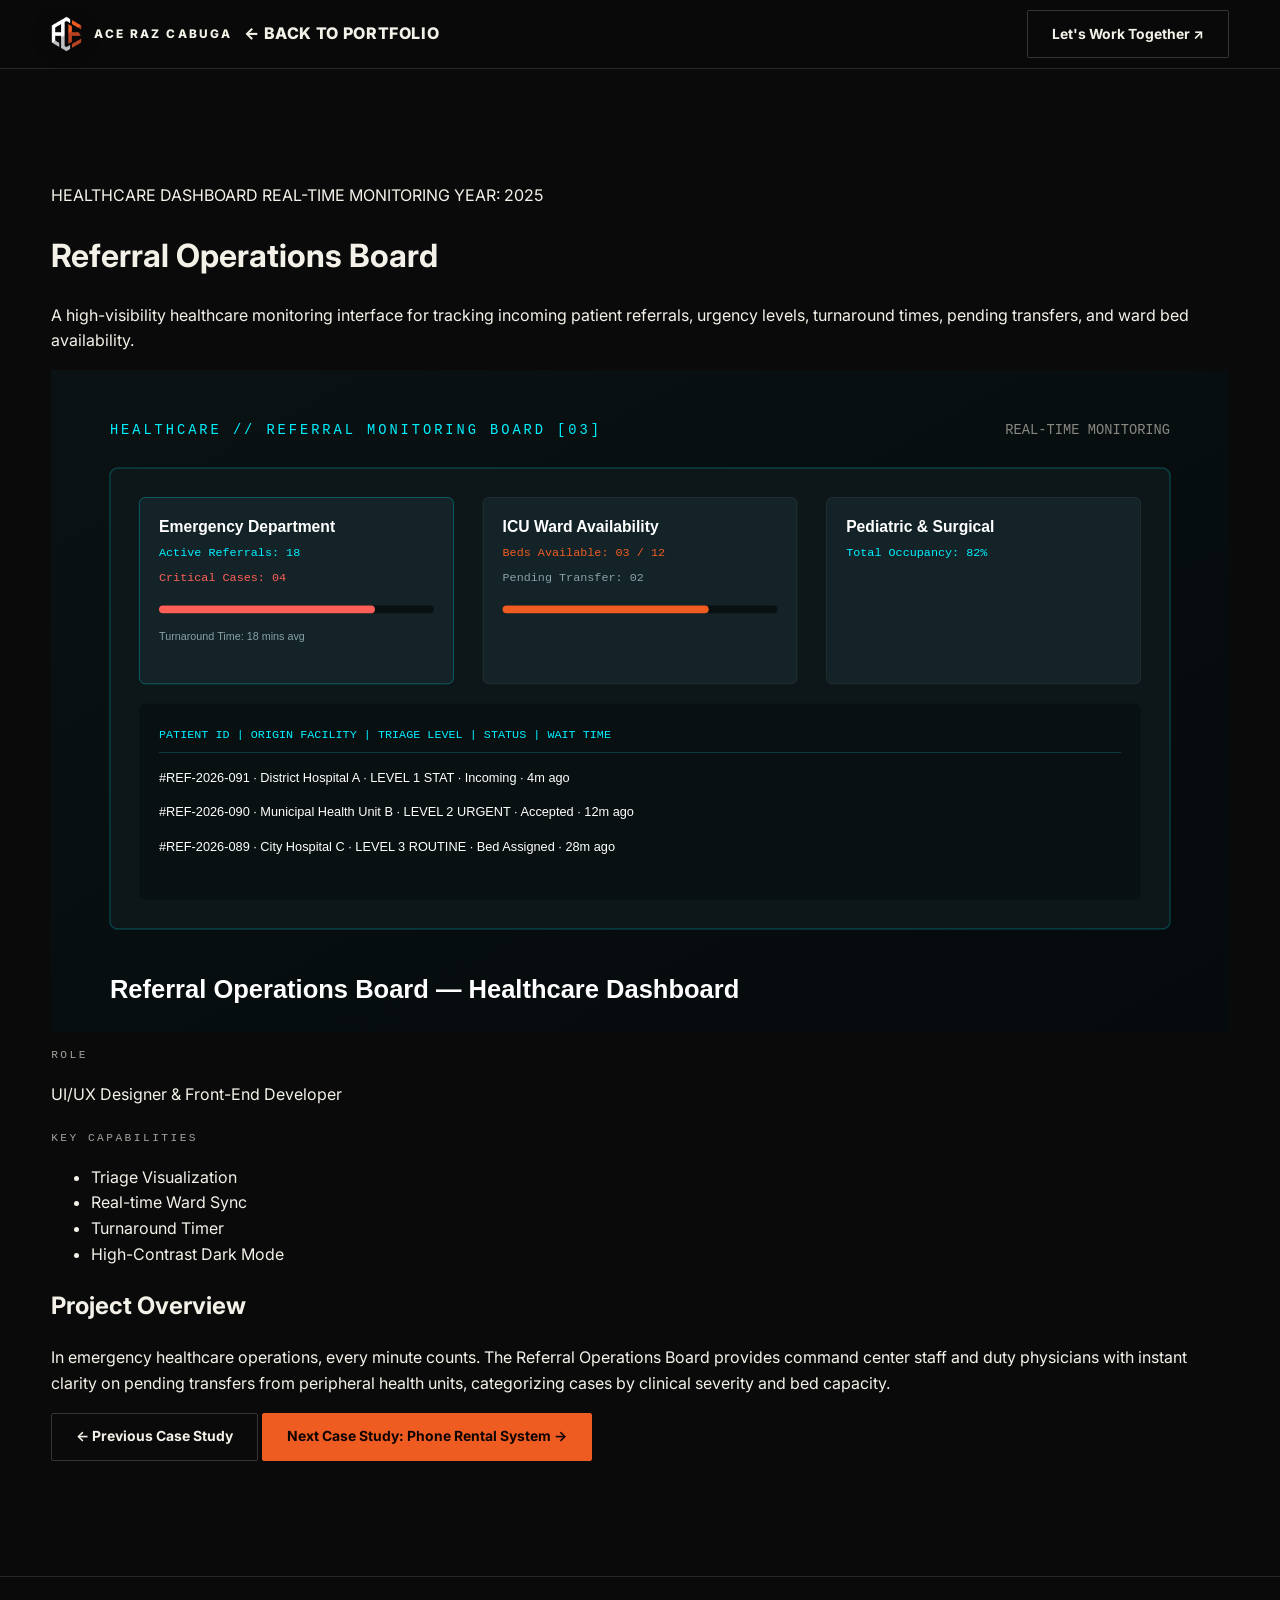
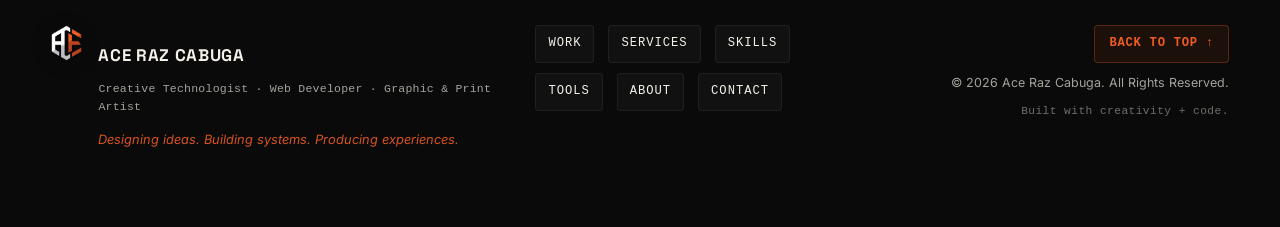
<file: projects/referral-board.html>
<!DOCTYPE html>
<html lang="en">
<head>
  <meta charset="UTF-8">
  <meta name="viewport" content="width=device-width, initial-scale=1.0">
  <meta name="description" content="Case Study: Referral Operations Board — Ace Raz Cabuga Portfolio">
  <title>Referral Operations Board — Case Study | Ace Raz Cabuga</title>
  <link rel="icon" href="../assets/profile/ac-monogram-profile.svg" type="image/svg+xml" />
  <link rel="preconnect" href="https://fonts.googleapis.com">
  <link rel="preconnect" href="https://fonts.gstatic.com" crossorigin>
  <link href="https://fonts.googleapis.com/css2?family=Inter:wght@400;500;600;700&family=JetBrains+Mono:wght@400;500;600&family=Space+Grotesk:wght@500;600;700;800&display=swap" rel="stylesheet">
  <link rel="stylesheet" href="../css/styles.css">
</head>
<body class="case-study-body">

  <header class="site-header" id="top">
    <a class="brand" href="../index.html#work" aria-label="Back to portfolio">
      <img src="../assets/images/logo.png" alt="Ace Raz Cabuga Official Logo" class="brand-logo-img" width="36" height="36" />
      <span class="brand-name">ACE RAZ CABUGA</span>
      <span class="brand-sub">← BACK TO PORTFOLIO</span>
    </a>
    <a class="btn btn-ghost" href="../index.html#contact">Let's Work Together ↗</a>
  </header>

  <main class="section-pad">
    <div class="case-study-hero">
      <div class="case-meta-bar">
        <span class="tech-tag">HEALTHCARE DASHBOARD</span>
        <span class="tech-tag">REAL-TIME MONITORING</span>
        <span class="mono-meta">YEAR: 2025</span>
      </div>
      <h1 class="case-title">Referral Operations Board</h1>
      <p class="case-subtitle">A high-visibility healthcare monitoring interface for tracking incoming patient referrals, urgency levels, turnaround times, pending transfers, and ward bed availability.</p>
    </div>

    <div class="case-preview-image">
      <img src="../assets/projects/referral-board.svg" alt="Referral Operations Board Overview" loading="lazy" />
    </div>

    <div class="case-grid">
      <aside class="case-sidebar">
        <div class="case-side-box">
          <span class="eyebrow">Role</span>
          <p>UI/UX Designer &amp; Front-End Developer</p>
        </div>
        <div class="case-side-box">
          <span class="eyebrow">Key Capabilities</span>
          <ul class="tech-list">
            <li>Triage Visualization</li>
            <li>Real-time Ward Sync</li>
            <li>Turnaround Timer</li>
            <li>High-Contrast Dark Mode</li>
          </ul>
        </div>
      </aside>

      <article class="case-content">
        <section class="case-section">
          <h2>Project Overview</h2>
          <p>In emergency healthcare operations, every minute counts. The Referral Operations Board provides command center staff and duty physicians with instant clarity on pending transfers from peripheral health units, categorizing cases by clinical severity and bed capacity.</p>
        </section>
      </article>
    </div>

    <div class="case-nav-footer">
      <a class="btn btn-ghost" href="phu-kpi.html">← Previous Case Study</a>
      <a class="btn btn-primary" href="phone-rental.html">Next Case Study: Phone Rental System →</a>
    </div>
  </main>

  <footer class="site-footer">
    <div class="footer-brand">
      <img src="../assets/images/logo.png" alt="Ace Raz Cabuga Official Logo" class="brand-logo-img" width="36" height="36" />
      <div>
        <p class="footer-title">ACE RAZ CABUGA</p>
        <p class="footer-subtitle">Creative Technologist · Web Developer · Graphic &amp; Print Artist</p>
        <p class="footer-tagline">Designing ideas. Building systems. Producing experiences.</p>
      </div>
    </div>

    <nav class="footer-nav" aria-label="Footer navigation">
      <a href="../index.html#work">Work</a>
      <a href="../index.html#services">Services</a>
      <a href="../index.html#skills">Skills</a>
      <a href="../index.html#tools">Tools</a>
      <a href="../index.html#about">About</a>
      <a href="../index.html#contact">Contact</a>
    </nav>

    <div class="footer-right">
      <a href="#top" class="footer-back-top">Back to top ↑</a>
      <p>© <span>2026</span> Ace Raz Cabuga. All Rights Reserved.</p>
      <span class="footer-tag">Built with creativity + code.</span>
    </div>
  </footer>

  <script src="../js/cursor.js"></script>
</body>
</html>
</file>
<file: css/styles.css>
/* ============================================================
   Ace Raz Cabuga — 2026 Premium Dark Editorial
   Theme: dark charcoal / off-white / red-orange accent
   Type: Inter (body) + Space Grotesk (display) + IBM Plex Mono (labels)
   ============================================================ */
:root {
  /* Required theme system */
  --bg: #0a0a0a;
  --surface: #111110;
  --surface-2: #141413;
  --text: #f4f1e8;
  --muted: #a3a39c;
  --border: #262624;
  --accent: #ee5c21;
  --accent-soft: rgba(238, 92, 33, 0.14);

  /* Aliases (backward compatible) */
  --bg-soft: var(--surface);
  --panel: var(--surface-2);
  --line: var(--border);
  --line-soft: #1c1c1a;
  --faint: #6f6f6a;
  --accent-ink: #0f0300;

  --max: 1420px;
  --pad: clamp(20px, 4vw, 64px);
  --radius: 2px;
  --header-h: 68px;
  --font-display: "Space Grotesk", Inter, ui-sans-serif, system-ui, sans-serif;
  --font-body: Inter, ui-sans-serif, system-ui, -apple-system, "Segoe UI", sans-serif;
  --font-mono: "IBM Plex Mono", "Space Mono", ui-monospace, SFMono-Regular, Menlo, monospace;
}

* {
  box-sizing: border-box;
}

html {
  scroll-behavior: smooth;
  height: auto;
  min-height: 100%;
  overflow-y: auto;
  overflow-x: clip;
}

@supports not (overflow: clip) {
  html {
    overflow-x: hidden;
  }
}

/* Never let a component stylesheet override the native [hidden] behavior. */
[hidden] {
  display: none !important;
}

body {
  margin: 0;
  background: var(--bg);
  color: var(--text);
  font-family: var(--font-body);
  -webkit-font-smoothing: antialiased;
  text-rendering: optimizeLegibility;
  overflow-x: clip;
  overflow-y: visible;
  min-height: 100vh;
  min-height: 100dvh;
  line-height: 1.6;
}

@supports not (overflow: clip) {
  body {
    overflow-x: hidden;
  }
}

::selection {
  background: var(--accent);
  color: #0a0a0a;
}

::-webkit-scrollbar {
  width: 10px;
}

::-webkit-scrollbar-track {
  background: #0a0a0a;
}

::-webkit-scrollbar-thumb {
  background: #2b2b28;
  border: 2px solid #0a0a0a;
}

::-webkit-scrollbar-thumb:hover {
  background: var(--accent);
}

a {
  color: inherit;
  text-decoration: none;
}

button,
input,
textarea,
select {
  font: inherit;
}

strong {
  font-weight: 700;
}

:focus-visible {
  outline: 2px solid var(--accent);
  outline-offset: 3px;
}

/* ---------- Utility / a11y ---------- */
.skip-link {
  position: fixed;
  top: -60px;
  left: 16px;
  z-index: 1000;
  background: var(--accent);
  color: #0a0a0a;
  font-weight: 800;
  font-size: 0.85rem;
  padding: 10px 16px;
  transition: top 0.2s ease;
}

.skip-link:focus {
  top: 12px;
}

.scroll-progress {
  position: fixed;
  top: 0;
  left: 0;
  right: 0;
  height: 2px;
  z-index: 200;
  pointer-events: none;
}

.scroll-progress span {
  display: block;
  height: 100%;
  width: 0;
  background: var(--accent);
}

.noise {
  pointer-events: none;
  position: fixed;
  inset: 0;
  opacity: 0.04;
  z-index: 999;
  background-image: url("data:image/svg+xml,%3Csvg viewBox='0 0 180 180' xmlns='http://www.w3.org/2000/svg'%3E%3Cfilter id='n'%3E%3CfeTurbulence type='fractalNoise' baseFrequency='.85' numOctaves='4' stitchTiles='stitch'/%3E%3C/filter%3E%3Crect width='100%25' height='100%25' filter='url(%23n)' opacity='.8'/%3E%3C/svg%3E");
}

.page-grid {
  pointer-events: none;
  position: fixed;
  inset: 0;
  z-index: 0;
  opacity: 0.05;
  background-image:
    linear-gradient(rgba(255, 255, 255, 0.4) 1px, transparent 1px),
    linear-gradient(90deg, rgba(255, 255, 255, 0.4) 1px, transparent 1px);
  background-size: 40px 40px;
}

main,
.site-footer {
  position: relative;
  z-index: 1;
}

/* ---------- Header (always fixed at top on scroll) ---------- */
.site-header {
  position: fixed;
  top: 0;
  left: 0;
  right: 0;
  width: 100%;
  z-index: 1000;
  min-height: var(--header-h);
  padding: 10px var(--pad);
  display: flex;
  align-items: center;
  justify-content: space-between;
  gap: 20px;
  border-bottom: 1px solid var(--border);
  background: rgba(10, 10, 10, 0.94);
  backdrop-filter: blur(16px);
  -webkit-backdrop-filter: blur(16px);
  transition: background 0.25s ease, border-color 0.25s ease, padding 0.25s ease;
}

.site-header.scrolled {
  background: rgba(8, 8, 8, 0.98);
  border-bottom-color: #33332f;
  box-shadow: 0 10px 30px rgba(0, 0, 0, 0.6);
}

body {
  padding-top: var(--header-h);
}

section[id] {
  scroll-margin-top: calc(var(--header-h) + 18px);
}

.brand {
  display: flex;
  align-items: center;
  gap: 12px;
  font-weight: 800;
  letter-spacing: 0.04em;
  flex-shrink: 0;
  text-decoration: none;
}

.brand-mark {
  font-family: var(--font-display);
  font-size: 1.45rem;
  font-weight: 700;
  letter-spacing: -0.08em;
  color: var(--accent);
}

.brand-logo-img {
  height: 36px;
  width: auto;
  max-width: 44px;
  object-fit: contain;
  display: block;
  filter: drop-shadow(0 2px 8px rgba(0, 0, 0, 0.5));
  transition: transform 0.25s ease, filter 0.25s ease;
}

.brand:hover .brand-logo-img {
  transform: scale(1.06);
  filter: drop-shadow(0 4px 14px rgba(238, 92, 33, 0.4));
}

.brand-name {
  font-size: 0.74rem;
  letter-spacing: 0.18em;
}

.site-nav {
  display: flex;
  align-items: center;
  gap: clamp(6px, 1.1vw, 16px);
  font-size: 0.76rem;
  color: #c8c8c2;
}

.nav-link {
  display: inline-flex;
  align-items: baseline;
  gap: 6px;
  padding: 10px 2px;
  position: relative;
  min-height: 44px;
  align-items: center;
  transition: color 0.2s ease;
}

.nav-link .nav-num {
  font-family: var(--font-mono);
  font-size: 0.6rem;
  color: var(--faint);
}

.nav-link::after {
  content: "";
  position: absolute;
  left: 0;
  bottom: 6px;
  height: 1px;
  width: 0;
  background: var(--accent);
  transition: width 0.25s ease;
}

.nav-link:hover {
  color: var(--text);
}

.nav-link:hover::after,
.nav-link.active::after {
  width: 100%;
}

.nav-link.active {
  color: var(--accent);
}

.nav-link.active .nav-num {
  color: var(--accent);
}

.nav-cta {
  display: inline-flex;
  align-items: center;
  gap: 8px;
  padding: 10px 16px;
  min-height: 44px;
  border: 1px solid #3a3a36;
  color: var(--text);
  font-weight: 700;
  white-space: nowrap;
  transition: background 0.2s ease, color 0.2s ease, border-color 0.2s ease, transform 0.2s ease;
}

.nav-cta i {
  font-style: normal;
  color: var(--accent);
}

.nav-cta:hover {
  background: var(--accent);
  color: #0a0a0a;
  border-color: var(--accent);
  transform: translateY(-1px);
}

.nav-cta:hover i {
  color: #0a0a0a;
}

.menu-toggle {
  display: none;
  background: none;
  border: 1px solid var(--border);
  padding: 10px 12px;
  min-width: 48px;
  min-height: 44px;
  color: var(--text);
  cursor: pointer;
}

.menu-toggle span {
  display: block;
  width: 24px;
  height: 1.5px;
  background: currentColor;
  margin: 5px 0;
  transition: transform 0.25s ease, opacity 0.25s ease;
}

.menu-toggle[aria-expanded="true"] span:first-child {
  transform: translateY(3.5px) rotate(45deg);
}

.menu-toggle[aria-expanded="true"] span:last-child {
  transform: translateY(-3px) rotate(-45deg);
}

/* ---------- Layout ---------- */
.section-pad {
  width: min(100%, var(--max));
  margin: 0 auto;
  padding: clamp(72px, 9vw, 128px) var(--pad);
}

.section-line {
  border-top: 1px solid var(--border);
}

.eyebrow {
  font-family: var(--font-mono);
  font-size: 0.7rem;
  letter-spacing: 0.22em;
  text-transform: uppercase;
  color: var(--muted);
  font-weight: 500;
}

.eyebrow-count {
  color: var(--accent);
}

/* ---------- Hero ---------- */
.hero {
  padding-top: clamp(28px, 4vw, 52px);
}

.hero-top {
  display: flex;
  justify-content: space-between;
  align-items: center;
  gap: 16px;
  flex-wrap: wrap;
  border-top: 1px solid var(--border);
  border-bottom: 1px solid var(--border);
  padding: 12px 0;
  margin-bottom: 30px;
  font-family: var(--font-mono);
  font-size: 0.72rem;
  letter-spacing: 0.1em;
  text-transform: uppercase;
  color: var(--muted);
}

.hero-eyebrow {
  margin: 0;
  color: var(--text);
}

.hero-location {
  margin: 0;
}

.hero-grid {
  display: grid;
  grid-template-columns: minmax(0, 1.6fr) minmax(300px, 0.72fr);
  gap: clamp(40px, 6vw, 96px);
  align-items: start;
}

.display {
  margin: 0;
  font-family: var(--font-display);
  font-size: clamp(2.9rem, 7.4vw, 7.6rem);
  line-height: 0.95;
  letter-spacing: -0.055em;
  font-weight: 700;
  text-wrap: balance;
}

.display span {
  color: var(--accent);
}

.hero-lead {
  max-width: 640px;
  color: #bcbdb7;
  font-size: clamp(1rem, 1.5vw, 1.18rem);
  line-height: 1.7;
  margin: 26px 0 0;
}

.hero-lead strong {
  color: var(--text);
}

.hero-actions {
  display: flex;
  flex-wrap: wrap;
  gap: 12px;
  margin-top: 28px;
}

.hero-small {
  margin: 20px 0 0;
  font-size: 0.86rem;
  display: flex;
  align-items: center;
  gap: 10px;
}

.hero-small a {
  color: var(--accent);
  text-decoration: underline;
  text-underline-offset: 4px;
  font-weight: 600;
}

.hero-small a:hover {
  color: #ff7530;
}

.hero-roles {
  margin: 14px 0 0;
  font-family: var(--font-mono);
  font-size: 0.68rem;
  letter-spacing: 0.12em;
  text-transform: uppercase;
  color: var(--faint);
}

.status-dot {
  width: 8px;
  height: 8px;
  background: var(--accent);
  display: inline-block;
  border-radius: 50%;
  box-shadow: 0 0 0 6px var(--accent-soft);
  animation: pulse 2.2s infinite;
  flex-shrink: 0;
}

@keyframes pulse {

  0%,
  100% {
    box-shadow: 0 0 0 4px var(--accent-soft);
  }

  50% {
    box-shadow: 0 0 0 9px rgba(238, 92, 33, 0.08);
  }
}

.btn {
  min-height: 48px;
  display: inline-flex;
  align-items: center;
  justify-content: center;
  gap: 10px;
  padding: 0 24px;
  border: 1px solid var(--border);
  border-radius: var(--radius);
  font-size: 0.87rem;
  font-weight: 700;
  cursor: pointer;
  transition: transform 0.2s ease, background 0.2s ease, color 0.2s ease, border-color 0.2s ease;
}

.btn i {
  font-style: normal;
}

.btn:hover {
  transform: translateY(-2px);
}

.btn-primary {
  background: var(--accent);
  color: var(--accent-ink);
  border-color: var(--accent);
}

.btn-primary:hover {
  background: #ff661a;
  border-color: #ff661a;
}

.btn-ghost {
  background: transparent;
  color: var(--text);
  border-color: #353532;
}

.btn-ghost:hover {
  border-color: var(--accent);
  color: var(--accent);
}

.btn-large {
  min-height: 56px;
  padding-inline: 28px;
  font-size: 0.95rem;
}

.link-btn {
  background: none;
  border: none;
  padding: 0;
  color: var(--accent);
  text-decoration: underline;
  text-underline-offset: 3px;
  cursor: pointer;
  font-size: inherit;
}

.link-btn:hover {
  color: #ff7530;
}

/* Portrait placeholder */
.hero-card {
  border: 1px solid var(--border);
  background: var(--surface-2);
  padding: 16px;
  border-radius: var(--radius);
}

.portrait-shell {
  aspect-ratio: 4 / 4.6;
  position: relative;
  display: grid;
  place-items: center;
  overflow: hidden;
  background: #060606;
  border: 1px solid var(--line-soft);
  transition: border-color 0.4s ease, box-shadow 0.4s ease;
}

.portrait-shell:hover {
  border-color: var(--accent);
  box-shadow: 0 14px 44px rgba(238, 92, 33, 0.28);
}

.portrait-grid {
  position: absolute;
  inset: 0;
  z-index: 1;
  background-image: linear-gradient(rgba(255, 255, 255, 0.07) 1px, transparent 1px), linear-gradient(90deg, rgba(255, 255, 255, 0.07) 1px, transparent 1px);
  background-size: 28px 28px;
  opacity: 0.65;
  transition: opacity 0.45s ease, background-image 0.45s ease, transform 0.45s ease;
}

.portrait-glow {
  position: absolute;
  inset: -15%;
  z-index: 1;
  background: radial-gradient(circle at 50% 55%, rgba(238, 92, 33, 0.4) 0%, rgba(238, 92, 33, 0.08) 48%, transparent 70%);
  opacity: 0.25;
  transition: opacity 0.45s ease, transform 0.45s ease;
  pointer-events: none;
}

.portrait-shell:hover .portrait-grid {
  opacity: 1;
  background-image: linear-gradient(rgba(238, 92, 33, 0.35) 1px, transparent 1px), linear-gradient(90deg, rgba(238, 92, 33, 0.35) 1px, transparent 1px);
  transform: scale(1.03);
}

.portrait-shell:hover .portrait-glow {
  opacity: 1;
  transform: scale(1.08);
}

.portrait-shell img,
.portrait-img {
  position: absolute;
  inset: 0;
  width: 100%;
  height: 100%;
  object-fit: contain;
  object-position: center bottom;
  z-index: 2;
  filter: drop-shadow(0 12px 26px rgba(0, 0, 0, 0.85));
  transition: transform 0.45s cubic-bezier(0.16, 1, 0.3, 1), filter 0.45s ease;
}

.portrait-shell:hover .portrait-img,
.portrait-shell:hover img {
  transform: scale(1.04);
  filter: drop-shadow(0 18px 42px rgba(238, 92, 33, 0.5)) contrast(1.05) brightness(1.03);
}

.portrait-meta {
  position: absolute;
  top: 12px;
  left: 14px;
  margin: 0;
  font-family: var(--font-mono);
  font-size: 0.6rem;
  letter-spacing: 0.12em;
  line-height: 1.7;
  color: #8d8d86;
  z-index: 2;
}

.portrait-caption {
  position: absolute;
  left: 14px;
  bottom: 12px;
  margin: 0;
  font-family: var(--font-mono);
  font-size: 0.62rem;
  letter-spacing: 0.12em;
  text-transform: uppercase;
  line-height: 1.7;
  color: #d6d6cf;
  z-index: 2;
}

.portrait-corner {
  position: absolute;
  width: 14px;
  height: 14px;
  z-index: 3;
  border-color: var(--accent);
  border-style: solid;
  border-width: 0;
}

.portrait-corner.tl {
  top: 10px;
  left: 10px;
  border-top-width: 1.5px;
  border-left-width: 1.5px;
}

.portrait-corner.tr {
  top: 10px;
  right: 10px;
  border-top-width: 1.5px;
  border-right-width: 1.5px;
}

.portrait-corner.bl {
  bottom: 10px;
  left: 10px;
  border-bottom-width: 1.5px;
  border-left-width: 1.5px;
}

.portrait-corner.br {
  bottom: 10px;
  right: 10px;
  border-bottom-width: 1.5px;
  border-right-width: 1.5px;
}

.profile-meta {
  display: grid;
  gap: 14px;
  padding-top: 16px;
}

.profile-meta div {
  display: grid;
  gap: 5px;
}

.profile-meta strong {
  font-size: 0.9rem;
  font-weight: 650;
}

.profile-tags {
  display: flex;
  gap: 8px;
  list-style: none;
  margin: 4px 0 0;
  padding: 0;
  flex-wrap: wrap;
}

.profile-tags li {
  font-family: var(--font-mono);
  font-size: 0.64rem;
  letter-spacing: 0.1em;
  text-transform: uppercase;
  border: 1px solid var(--border);
  padding: 7px 10px;
  color: var(--muted);
}

.profile-tags li:first-child {
  color: #0a0a0a;
  background: var(--accent);
  border-color: var(--accent);
  font-weight: 700;
}

/* Scroll hint */
.scroll-hint {
  display: inline-flex;
  align-items: center;
  gap: 12px;
  margin-top: 40px;
  font-family: var(--font-mono);
  font-size: 0.68rem;
  letter-spacing: 0.2em;
  text-transform: uppercase;
  color: var(--faint);
}

.scroll-hint i {
  display: block;
  width: 1px;
  height: 44px;
  background: var(--border);
  position: relative;
  overflow: hidden;
}

.scroll-hint i::after {
  content: "";
  position: absolute;
  top: -50%;
  left: 0;
  width: 100%;
  height: 50%;
  background: var(--accent);
  animation: scrollline 1.8s ease-in-out infinite;
}

@keyframes scrollline {
  0% {
    top: -50%;
  }

  100% {
    top: 100%;
  }
}

/* Ticker Marquee (Infinite Seamless Loop) */
.ticker {
  margin-top: 34px;
  border-top: 1px solid var(--border);
  border-bottom: 1px solid var(--border);
  padding: 14px 0;
  overflow: hidden;
  background: rgba(255, 255, 255, 0.008);
  display: flex;
  white-space: nowrap;
}

.ticker-track {
  display: flex;
  gap: 24px;
  align-items: center;
  white-space: nowrap;
  width: max-content;
  font-family: var(--font-mono);
  font-size: 0.72rem;
  letter-spacing: 0.18em;
  text-transform: uppercase;
  color: #c4c4be;
  animation: marquee 28s linear infinite;
  will-change: transform;
}

.ticker:hover .ticker-track {
  animation-play-state: paused;
}

.ticker-track i {
  color: var(--accent);
  font-style: normal;
  font-weight: 700;
}

@keyframes marquee {
  0% {
    transform: translate3d(0, 0, 0);
  }

  100% {
    transform: translate3d(-50%, 0, 0);
  }
}

/* ---------- Section heads ---------- */
.section-head {
  display: grid;
  grid-template-columns: minmax(0, 1.3fr) minmax(280px, 0.6fr);
  gap: 48px;
  align-items: end;
  margin-bottom: 42px;
}

.section-head h2,
.split-intro h2,
.about-title h2 {
  margin: 14px 0 0;
  font-family: var(--font-display);
  font-size: clamp(2.4rem, 4.8vw, 5rem);
  line-height: 0.98;
  letter-spacing: -0.045em;
  font-weight: 700;
  text-wrap: balance;
}

.section-head p,
.split-intro p {
  color: var(--muted);
  line-height: 1.75;
  max-width: 560px;
  margin: 0;
}

.section-side .hint {
  margin-top: 16px;
  font-family: var(--font-mono);
  font-size: 0.74rem;
  color: var(--faint);
  letter-spacing: 0.04em;
}

.section-side .hint span {
  color: var(--accent);
  font-weight: 500;
}

/* ---------- Work ---------- */
.project-filter {
  display: flex;
  flex-wrap: wrap;
  gap: 8px;
  margin-bottom: 26px;
}

.filter-btn {
  color: #bdbdb7;
  border: 1px solid var(--border);
  background: transparent;
  padding: 10px 16px;
  min-height: 44px;
  cursor: pointer;
  border-radius: var(--radius);
  font-weight: 600;
  font-size: 0.84rem;
  transition: background 0.2s ease, color 0.2s ease, border-color 0.2s ease;
}

.filter-btn sup {
  font-family: var(--font-mono);
  font-size: 0.6rem;
  opacity: 0.7;
  margin-left: 4px;
}

.filter-btn.active,
.filter-btn:hover {
  color: #0b0b0b;
  background: var(--accent);
  border-color: var(--accent);
}

.project-grid {
  display: grid;
  grid-template-columns: repeat(3, minmax(0, 1fr));
  gap: 18px;
}

.project-card {
  border-top: 1px solid var(--border);
  padding-top: 14px;
  transition: opacity 0.3s ease, transform 0.3s ease;
}

.project-card.is-hidden {
  display: none;
}

.project-card.is-hiding {
  opacity: 0;
  transform: translateY(12px) scale(0.99);
}

.project-art {
  min-height: 180px;
  padding: 14px;
  display: flex;
  flex-direction: column;
  justify-content: flex-end;
  position: relative;
  overflow: hidden;
  border-radius: var(--radius);
  border: 1px solid rgba(0, 0, 0, 0.4);
  transition: transform 0.3s ease;
}

.project-art img {
  position: absolute;
  inset: 0;
  width: 100%;
  height: 100%;
  object-fit: cover;
}

.project-card:hover .project-art {
  transform: translateY(-3px);
}

.project-art::before {
  content: "";
  position: absolute;
  inset: 0;
  background-image: linear-gradient(rgba(0, 0, 0, 0.06) 1px, transparent 1px), linear-gradient(90deg, rgba(0, 0, 0, 0.06) 1px, transparent 1px);
  background-size: 26px 26px;
  pointer-events: none;
}

.project-art::after {
  content: "";
  position: absolute;
  width: 56%;
  aspect-ratio: 1;
  border: 1px solid currentColor;
  opacity: 0.16;
  border-radius: 50%;
  top: -12%;
  right: -10%;
  pointer-events: none;
}

.project-top {
  position: absolute;
  top: 0;
  left: 0;
  right: 0;
  display: flex;
  justify-content: space-between;
  gap: 8px;
  padding: 10px 12px;
  font-family: var(--font-mono);
  font-size: 0.58rem;
  letter-spacing: 0.1em;
  text-transform: uppercase;
  opacity: 0.9;
  z-index: 2;
}

.project-giant {
  position: relative;
  z-index: 2;
  font-family: var(--font-display);
  font-size: clamp(1.8rem, 2.8vw, 2.8rem);
  line-height: 0.85;
  font-weight: 700;
  letter-spacing: -0.05em;
  transition: letter-spacing 0.3s ease;
}

.project-card:hover .project-giant {
  letter-spacing: -0.04em;
}

.project-art small {
  position: relative;
  z-index: 2;
  margin-top: 8px;
  font-family: var(--font-mono);
  font-size: 0.6rem;
  letter-spacing: 0.12em;
  text-transform: uppercase;
  font-weight: 500;
}

.project-index {
  position: absolute;
  bottom: 12px;
  right: 12px;
  z-index: 2;
  font-family: var(--font-mono);
  font-size: 0.58rem;
  letter-spacing: 0.1em;
  opacity: 0.75;
  border: 1px solid currentColor;
  padding: 4px 7px;
  border-radius: var(--radius);
}

/* Flat editorial swatches */
.art-one {
  background: #ee5c21;
  color: #10140b;
}

.art-two {
  background: #ece9de;
  color: #141414;
}

.art-three {
  background: #1b1528;
  color: #f0e8ff;
  border-color: #2e2545;
}

.art-four {
  background: #13191d;
  color: #d9e8ee;
  border-color: #233038;
}

.art-five {
  background: #d9d0bd;
  color: #181309;
}

.art-rental {
  background: #101418;
  color: #cfe3d4;
  border-color: #222d28;
}

.art-pharma {
  background: #e8ece7;
  color: #12201a;
}

.project-info {
  display: grid;
  grid-template-columns: 34px 1fr;
  gap: 10px;
  padding: 14px 2px 8px;
}

.project-num {
  color: var(--accent);
  font-size: 0.7rem;
  font-weight: 500;
  padding-top: 3px;
  font-family: var(--font-mono);
  transition: transform 0.25s ease;
}

.project-card:hover .project-num {
  transform: translateY(-2px);
}

.project-cat {
  font-family: var(--font-mono) !important;
  font-size: 0.62rem !important;
  letter-spacing: 0.12em !important;
  text-transform: uppercase !important;
  color: var(--faint) !important;
  margin: 0 0 6px !important;
}

.project-info h3 {
  margin: 0 0 8px;
  font-size: 1.08rem;
  letter-spacing: -0.02em;
  font-family: var(--font-display);
}

.project-info p {
  color: var(--muted);
  line-height: 1.55;
  margin: 0 0 10px;
  font-size: 0.85rem;
}

.project-open {
  background: none;
  border: none;
  padding: 8px 0;
  min-height: 38px;
  color: var(--text);
  font-weight: 700;
  font-size: 0.82rem;
  cursor: pointer;
  display: inline-flex;
  align-items: center;
  gap: 8px;
  border-top: 1px dashed var(--border);
  width: 100%;
  margin-top: 4px;
  transition: color 0.2s ease, gap 0.2s ease;
}

.project-open i {
  font-style: normal;
  color: var(--accent);
}

.project-open:hover {
  color: var(--accent);
  gap: 12px;
}

.tags {
  display: flex;
  flex-wrap: wrap;
  gap: 5px;
}

.tags span {
  padding: 5px 8px;
  border: 1px solid var(--border);
  color: #c6c6c0;
  font-family: var(--font-mono);
  font-size: 0.58rem;
  text-transform: uppercase;
  letter-spacing: 0.05em;
  border-radius: var(--radius);
  background: rgba(255, 255, 255, 0.015);
}

.empty-note {
  border: 1px dashed var(--border);
  padding: 22px;
  color: var(--muted);
  text-align: center;
  margin-top: 22px;
  font-family: var(--font-mono);
  font-size: 0.8rem;
}

/* ---------- Services (visually distinct: rows, no previews) ---------- */
.services-list {
  border-top: 1px solid var(--border);
}

.service-row {
  display: grid;
  grid-template-columns: 64px 1fr 1fr 40px;
  gap: 28px;
  padding: 30px 8px;
  border-bottom: 1px solid var(--border);
  align-items: start;
  transition: background 0.2s ease;
}

.service-row:hover {
  background: rgba(255, 255, 255, 0.012);
}

.service-index {
  color: var(--accent);
  font-size: 0.74rem;
  font-family: var(--font-mono);
  padding-top: 6px;
}

.service-row h3 {
  margin: 0 0 14px;
  font-size: clamp(1.35rem, 2.2vw, 2rem);
  letter-spacing: -0.03em;
  font-family: var(--font-display);
  font-weight: 700;
}

.service-row p {
  margin: 0;
  color: var(--muted);
  line-height: 1.7;
  font-size: 0.94rem;
}

.service-tags {
  display: flex;
  flex-wrap: wrap;
  gap: 7px;
}

.service-tags span {
  font-family: var(--font-mono);
  font-size: 0.62rem;
  letter-spacing: 0.06em;
  text-transform: uppercase;
  color: var(--muted);
  border: 1px solid var(--border);
  padding: 6px 9px;
  border-radius: var(--radius);
}

.service-arrow {
  color: var(--faint);
  font-size: 1.2rem;
  transition: color 0.2s ease, transform 0.2s ease;
}

.service-row:hover .service-arrow {
  color: var(--accent);
  transform: translate(2px, -2px);
}

/* ---------- Skills ---------- */
.split-section {
  display: grid;
  grid-template-columns: minmax(280px, 0.75fr) minmax(0, 1.5fr);
  gap: clamp(48px, 8vw, 110px);
  align-items: start;
}

.split-intro {
  position: sticky;
  top: calc(var(--header-h) + 24px);
}

.split-intro p {
  margin-top: 22px;
}

.split-facts {
  display: grid;
  grid-template-columns: 1fr 1fr;
  gap: 12px;
  margin: 26px 0;
  border-top: 1px solid var(--border);
  border-bottom: 1px solid var(--border);
}

.split-facts div {
  padding: 16px 0;
}

.split-facts div+div {
  border-left: 1px solid var(--border);
  padding-left: 16px;
}

.split-facts strong {
  display: block;
  font-family: var(--font-display);
  font-size: 1.4rem;
  color: var(--accent);
  letter-spacing: -0.02em;
}

.split-facts span {
  font-family: var(--font-mono);
  font-size: 0.68rem;
  color: var(--muted);
  text-transform: uppercase;
  letter-spacing: 0.08em;
}

.skill-columns {
  display: grid;
  grid-template-columns: repeat(4, minmax(0, 1fr));
  gap: 20px;
}

.skill-group {
  border-top: 2px solid var(--accent);
  padding-top: 16px;
}

.skill-group:nth-child(2) {
  border-top-color: #6e6e68;
}

.skill-group:nth-child(3) {
  border-top-color: #4a4a45;
}

.skill-group:nth-child(4) {
  border-top-color: var(--accent);
}

.skill-group h3 {
  font-size: 0.92rem;
  margin: 0 0 14px;
  color: var(--text);
  font-family: var(--font-display);
}

.skill-group h3 sup {
  color: var(--accent);
  font-family: var(--font-mono);
  font-size: 0.64rem;
  margin-left: 6px;
}

.skill-group ul {
  list-style: none;
  padding: 0;
  margin: 0;
}

.skill-group li {
  padding: 10px 0;
  border-bottom: 1px solid #1e1e1c;
  color: #c9c9c3;
  font-size: 0.86rem;
  transition: color 0.2s ease, padding-left 0.2s ease;
}

.skill-group li:hover {
  color: var(--accent);
  padding-left: 6px;
}

/* ---------- Tools ---------- */
.tools-category-group {
  margin-bottom: 36px;
}

.tools-category-group:last-child {
  margin-bottom: 0;
}

.tools-group-title {
  font-family: var(--font-mono);
  font-size: 0.78rem;
  letter-spacing: 0.16em;
  text-transform: uppercase;
  color: var(--text);
  margin-bottom: 16px;
  display: flex;
  align-items: center;
  gap: 10px;
  border-bottom: 1px stroke var(--border);
  padding-bottom: 8px;
}

.tools-group-num {
  color: var(--accent);
  font-weight: 700;
}

.tools-cards-grid {
  display: grid;
  grid-template-columns: repeat(6, minmax(0, 1fr));
  gap: 12px;
}

.tool-tile {
  background: var(--surface-2);
  border: 1px solid var(--border);
  padding: 12px 14px;
  border-radius: var(--radius);
  display: flex;
  align-items: center;
  gap: 10px;
  transition: border-color 0.2s ease, transform 0.2s ease, background 0.2s ease;
  min-width: 0;
  overflow: hidden;
}

.tool-tile:hover {
  background: rgba(238, 92, 33, 0.08);
  border-color: var(--accent);
  transform: translateY(-2px);
}

.tool-tile-icon {
  width: 24px;
  height: 24px;
  flex-shrink: 0;
  display: flex;
  align-items: center;
  justify-content: center;
  color: var(--muted);
  transition: color 0.2s ease, transform 0.2s ease;
}

.tool-tile:hover .tool-tile-icon {
  color: var(--accent);
  transform: scale(1.08);
}

.tool-tile-info {
  display: flex;
  flex-direction: column;
  min-width: 0;
  overflow: hidden;
}

.tool-tile-name {
  font-family: var(--font-body);
  font-size: 0.82rem;
  font-weight: 600;
  color: var(--text);
  overflow: hidden;
  text-overflow: ellipsis;
  white-space: nowrap;
}

.tool-tile-sub {
  font-family: var(--font-mono);
  font-size: 0.65rem;
  color: var(--faint);
  text-transform: uppercase;
  letter-spacing: 0.04em;
  overflow: hidden;
  text-overflow: ellipsis;
  white-space: nowrap;
}

@media (max-width: 1200px) {
  .tools-cards-grid {
    grid-template-columns: repeat(4, minmax(0, 1fr));
  }
}

@media (max-width: 840px) {
  .tools-cards-grid {
    grid-template-columns: repeat(3, minmax(0, 1fr));
  }
}

@media (max-width: 580px) {
  .tools-cards-grid {
    grid-template-columns: repeat(2, minmax(0, 1fr));
  }
}

/* ---------- Production feature ---------- */
.production-steps {
  display: grid;
  grid-template-columns: 1fr auto 1fr auto 1fr;
  gap: 16px;
  align-items: stretch;
  margin-bottom: 22px;
}

.production-step {
  border: 1px solid var(--border);
  background: var(--surface);
  padding: 26px 22px;
  border-radius: var(--radius);
  position: relative;
}

.production-step::before,
.production-step::after {
  content: "";
  position: absolute;
  width: 12px;
  height: 12px;
  border: 1px solid var(--faint);
}

.production-step::before {
  top: 8px;
  left: 8px;
  border-right: 0;
  border-bottom: 0;
}

.production-step::after {
  bottom: 8px;
  right: 8px;
  border-left: 0;
  border-top: 0;
}

.production-num {
  font-family: var(--font-mono);
  font-size: 0.66rem;
  color: var(--accent);
  letter-spacing: 0.14em;
}

.production-step h3 {
  margin: 12px 0 8px;
  font-family: var(--font-display);
  font-size: clamp(2rem, 4vw, 3.4rem);
  letter-spacing: -0.05em;
  line-height: 0.9;
}

.production-step p {
  margin: 0;
  color: var(--muted);
  font-size: 0.9rem;
  line-height: 1.65;
}

.production-arrow {
  align-self: center;
  color: var(--accent);
  font-size: 1.4rem;
}

.production-meta {
  display: flex;
  justify-content: space-between;
  align-items: center;
  gap: 18px;
  flex-wrap: wrap;
  border-top: 1px solid var(--border);
  border-bottom: 1px solid var(--border);
  padding: 16px 0;
  margin-bottom: 20px;
}

.color-spaces {
  display: flex;
  align-items: center;
  gap: 24px;
  flex-wrap: wrap;
}

.cmyk {
  display: flex;
  align-items: center;
  gap: 8px;
}

.cmyk-dot {
  width: 30px;
  height: 30px;
  border-radius: 50%;
  display: grid;
  place-items: center;
  font-family: var(--font-mono);
  font-size: 0.66rem;
  font-weight: 500;
  border: 1px solid var(--border);
}

.cmyk-dot i {
  font-style: normal;
}

.cmyk-dot.r {
  background: #ff3b30;
  color: #fff;
  border-color: #ff3b30;
}

.cmyk-dot.g {
  background: #34c759;
  color: #000;
  border-color: #34c759;
}

.cmyk-dot.b {
  background: #007aff;
  color: #fff;
  border-color: #007aff;
}

.cmyk-dot.c {
  background: #00aeef;
  color: #06222e;
}

.cmyk-dot.m {
  background: #ec008c;
  color: #2e061c;
}

.cmyk-dot.y {
  background: #fff200;
  color: #2e2c06;
}

.cmyk-dot.k {
  background: #000;
  color: #fff;
  border-color: #333;
}

.production-note {
  font-family: var(--font-mono);
  font-size: 0.66rem;
  color: var(--faint);
  letter-spacing: 0.06em;
  margin-left: 8px;
}

.production-specs {
  display: flex;
  align-items: center;
  gap: 10px;
  flex-wrap: wrap;
  font-family: var(--font-mono);
  font-size: 0.66rem;
  letter-spacing: 0.1em;
  color: var(--muted);
}

.production-specs span {
  border: 1px solid var(--border);
  padding: 7px 10px;
  border-radius: var(--radius);
}

.reg-mark {
  color: var(--accent);
  border-color: #4a180a !important;
}

.production-list {
  display: flex;
  flex-wrap: wrap;
  gap: 8px;
  list-style: none;
  margin: 0;
  padding: 0;
}

.production-list li {
  font-size: 0.8rem;
  color: var(--muted);
  border: 1px solid var(--border);
  padding: 9px 12px;
  border-radius: var(--radius);
}

.production-list li:hover {
  color: var(--accent);
  border-color: var(--accent);
}

/* ---------- About ---------- */
.about-section {
  display: grid;
  grid-template-columns: minmax(0, 1.15fr) minmax(280px, 0.85fr);
  gap: clamp(48px, 8vw, 110px);
  align-items: start;
}

.about-flow {
  margin: 22px 0 0;
  font-family: var(--font-mono);
  font-size: 0.72rem;
  letter-spacing: 0.08em;
  color: var(--accent);
  border: 1px solid #4a180a;
  display: inline-block;
  padding: 10px 14px;
  border-radius: var(--radius);
}

.about-facts {
  display: grid;
  grid-template-columns: 1fr;
  gap: 0;
  margin: 26px 0 0;
  padding: 0;
  border-top: 1px solid var(--border);
}

.about-facts div {
  padding: 14px 0;
  border-bottom: 1px solid var(--border);
}

.about-facts div:nth-child(odd) {
  padding-right: 0;
}

.about-facts div:nth-child(even) {
  border-left: none;
  padding-left: 0;
}

.about-facts dt {
  font-family: var(--font-mono);
  font-size: 0.62rem;
  letter-spacing: 0.14em;
  text-transform: uppercase;
  color: var(--faint);
  margin-bottom: 6px;
}

.about-facts dd {
  margin: 0;
  font-weight: 700;
  font-size: 0.88rem;
}

.about-copy {
  color: #bcbdb7;
  line-height: 1.8;
  font-size: 0.98rem;
}

.about-copy .lead {
  font-size: 1.2rem;
  color: var(--text);
}

/* About Stats Grid */
.about-stats-grid {
  display: grid;
  grid-template-columns: repeat(2, minmax(0, 1fr));
  gap: 10px;
  margin-top: 20px;
}

.about-stat-card {
  background: var(--surface-2);
  border: 1px solid var(--border);
  border-radius: var(--radius);
  padding: 12px 14px;
  display: flex;
  flex-direction: column;
  transition: border-color 0.25s ease, transform 0.25s ease, background 0.25s ease;
}

.about-stat-card:hover {
  border-color: var(--accent);
  background: rgba(238, 92, 33, 0.06);
  transform: translateY(-2px);
}

.about-stat-card .stat-number {
  font-family: var(--font-display);
  font-size: 1.35rem;
  font-weight: 700;
  color: var(--accent);
  line-height: 1.1;
}

.about-stat-card .stat-label {
  font-family: var(--font-mono);
  font-size: 0.62rem;
  text-transform: uppercase;
  letter-spacing: 0.08em;
  color: var(--muted);
  margin-top: 4px;
}

/* About Pillars Grid */
.about-pillars-grid {
  display: grid;
  grid-template-columns: repeat(3, minmax(0, 1fr));
  gap: 12px;
  margin: 22px 0 26px;
}

@media (max-width: 720px) {
  .about-pillars-grid {
    grid-template-columns: 1fr;
  }
}

.pillar-card {
  background: var(--surface-2);
  border: 1px solid var(--border);
  border-radius: var(--radius);
  padding: 14px;
  display: flex;
  flex-direction: column;
  transition: border-color 0.25s ease, transform 0.25s ease, box-shadow 0.25s ease;
}

.pillar-card:hover {
  border-color: var(--accent);
  transform: translateY(-3px);
  box-shadow: 0 8px 24px rgba(0, 0, 0, 0.4);
}

.pillar-header {
  display: flex;
  align-items: center;
  justify-content: space-between;
  margin-bottom: 8px;
}

.pillar-header h3 {
  font-family: var(--font-display);
  font-size: 0.95rem;
  margin: 0;
  color: var(--text);
  font-weight: 700;
}

.pillar-num {
  font-family: var(--font-mono);
  font-size: 0.65rem;
  color: var(--accent);
  font-weight: 700;
}

.pillar-card p {
  font-size: 0.8rem;
  line-height: 1.5;
  color: var(--muted);
  margin: 0 !important;
}

.about-actions {
  display: flex;
  flex-wrap: wrap;
  gap: 12px;
  margin-top: 26px;
}

/* ---------- Experience + Education ---------- */
.experience-timeline {
  display: flex;
  flex-direction: column;
  gap: 16px;
  margin-bottom: 32px;
}

.timeline-item {
  display: grid;
  grid-template-columns: 200px 1fr;
  gap: 24px;
  background: var(--surface-2);
  border: 1px solid var(--border);
  border-radius: var(--radius);
  padding: 24px 28px;
  transition: border-color 0.25s ease, background 0.25s ease, transform 0.25s ease;
}

.timeline-item:hover {
  border-color: var(--accent);
  background: rgba(238, 92, 33, 0.06);
  transform: translateY(-2px);
}

.timeline-period {
  display: flex;
  flex-direction: column;
  gap: 6px;
  align-items: flex-start;
}

.period-badge {
  font-family: var(--font-mono);
  font-size: 0.76rem;
  font-weight: 700;
  color: var(--accent);
  background: rgba(238, 92, 33, 0.12);
  border: 1px solid rgba(238, 92, 33, 0.2);
  padding: 4px 10px;
  border-radius: 3px;
  letter-spacing: 0.06em;
}

.timeline-loc {
  font-family: var(--font-mono);
  font-size: 0.68rem;
  color: var(--faint);
  letter-spacing: 0.04em;
}

.timeline-content {
  display: flex;
  flex-direction: column;
  gap: 6px;
}

.timeline-role {
  font-family: var(--font-display);
  font-size: 1.25rem;
  font-weight: 700;
  color: var(--text);
  margin: 0;
  letter-spacing: -0.02em;
}

.timeline-org {
  font-family: var(--font-body);
  font-size: 0.92rem;
  font-weight: 600;
  color: var(--accent);
  margin: 0 0 4px;
}

.timeline-desc {
  font-family: var(--font-body);
  font-size: 0.88rem;
  color: var(--muted);
  line-height: 1.6;
  margin: 0 0 10px;
}

.timeline-tags {
  display: flex;
  flex-wrap: wrap;
  gap: 6px 10px;
}

.timeline-tags span {
  font-family: var(--font-mono);
  font-size: 0.68rem;
  color: var(--muted);
  background: rgba(255, 255, 255, 0.04);
  border: 1px solid rgba(255, 255, 255, 0.08);
  padding: 3px 9px;
  border-radius: 2px;
}

.practice-title {
  font-family: var(--font-mono);
  font-size: 0.76rem;
  letter-spacing: 0.12em;
  text-transform: uppercase;
  color: var(--muted);
  margin-bottom: 16px;
}

@media (max-width: 860px) {
  .timeline-item {
    grid-template-columns: 1fr;
    gap: 14px;
    padding: 20px;
  }
}

.experience-grid {
  display: grid;
  grid-template-columns: repeat(4, minmax(0, 1fr));
  gap: 10px;
  list-style: none;
  margin: 0;
  padding: 0;
}

.experience-grid li {
  border: 1px solid var(--border);
  background: var(--surface);
  padding: 14px 16px;
  font-size: 0.82rem;
  font-weight: 600;
  border-radius: var(--radius);
  transition: border-color 0.2s ease, color 0.2s ease;
  text-align: center;
}

.experience-grid li:hover {
  border-color: var(--accent);
  color: var(--accent);
}

.education-grid {
  display: grid;
  grid-template-columns: repeat(2, minmax(0, 1fr));
  gap: 14px;
}

.education-card {
  border: 1px solid var(--border);
  background: var(--surface);
  padding: 26px 24px;
  border-radius: var(--radius);
  border-top: 2px solid var(--accent);
}

.education-card:nth-child(2) {
  border-top-color: #4a4a45;
}

.education-num {
  font-family: var(--font-mono);
  font-size: 0.66rem;
  color: var(--accent);
  letter-spacing: 0.12em;
}

.education-card h3 {
  margin: 12px 0 10px;
  font-family: var(--font-display);
  font-size: 1.3rem;
  letter-spacing: -0.02em;
}

.education-card p {
  margin: 0 0 6px;
  color: var(--muted);
}

.education-meta {
  font-family: var(--font-mono);
  font-size: 0.7rem;
  color: var(--faint);
  letter-spacing: 0.06em;
}

/* ---------- Process ---------- */
.process-grid {
  display: grid;
  grid-template-columns: repeat(3, minmax(0, 1fr));
  border-top: 1px solid var(--border);
  border-left: 1px solid var(--border);
}

.process-step {
  min-height: 220px;
  padding: 22px;
  border-right: 1px solid var(--border);
  border-bottom: 1px solid var(--border);
  transition: background 0.2s ease;
}

.process-step:hover {
  background: var(--surface);
}

.process-step span {
  color: var(--accent);
  font-size: 0.68rem;
  font-family: var(--font-mono);
  letter-spacing: 0.08em;
  text-transform: uppercase;
}

.process-step h3 {
  margin: 30px 0 10px;
  font-size: 1.35rem;
  font-family: var(--font-display);
}

.process-step p {
  color: var(--muted);
  line-height: 1.6;
  margin: 0;
  font-size: 0.9rem;
}

/* ---------- Contact ---------- */
.contact-grid {
  display: grid;
  grid-template-columns: minmax(0, 1.1fr) minmax(320px, 0.8fr);
  gap: clamp(40px, 6vw, 84px);
  align-items: start;
}

.contact-title {
  margin: 16px 0 20px;
  font-family: var(--font-display);
  font-size: clamp(3rem, 7.5vw, 7.2rem);
  line-height: 0.9;
  letter-spacing: -0.055em;
  font-weight: 700;
  text-wrap: balance;
}

.contact-copy {
  max-width: 600px;
  color: #bcbdb7;
  line-height: 1.7;
  font-size: 1rem;
  margin: 0 0 26px;
}

.contact-actions {
  display: flex;
  flex-wrap: wrap;
  gap: 12px;
}

.contact-note {
  color: var(--faint);
  font-family: var(--font-mono);
  font-size: 0.72rem;
  margin-top: 18px;
  max-width: 560px;
  line-height: 1.8;
}

.contact-note strong {
  color: var(--muted);
}

.social-list {
  display: flex;
  gap: 18px;
  flex-wrap: wrap;
  list-style: none;
  margin: 24px 0 0;
  padding: 20px 0 0;
  border-top: 1px solid var(--border);
  font-size: 0.84rem;
  font-weight: 600;
}

.social-list a {
  color: var(--muted);
  transition: color 0.2s ease;
  padding: 6px 0;
  min-height: 44px;
  display: inline-flex;
  align-items: center;
}

.social-list a:hover {
  color: var(--accent);
}

.contact-form {
  border: 1px solid var(--border);
  background: var(--surface-2);
  padding: 24px;
  border-radius: var(--radius);
  display: grid;
  gap: 14px;
}

.form-row {
  display: grid;
  grid-template-columns: 1fr 1fr;
  gap: 12px;
}

.contact-form label {
  display: grid;
  gap: 8px;
  font-family: var(--font-mono);
  font-size: 0.66rem;
  letter-spacing: 0.1em;
  text-transform: uppercase;
  color: var(--muted);
}

.contact-form input,
.contact-form select,
.contact-form textarea {
  background: #0d0d0c;
  border: 1px solid var(--border);
  color: var(--text);
  padding: 13px 14px;
  border-radius: var(--radius);
  font-size: 0.92rem;
  width: 100%;
  letter-spacing: 0;
  text-transform: none;
  font-family: var(--font-body);
}

.contact-form input:focus,
.contact-form select:focus,
.contact-form textarea:focus {
  outline: none;
  border-color: var(--accent);
}

.contact-form textarea {
  resize: vertical;
  min-height: 128px;
  line-height: 1.6;
}

.form-note {
  margin: 0;
  font-size: 0.82rem;
  color: var(--accent);
  min-height: 1.2em;
}

/* ---------- Footer ---------- */
/* ---------- Footer ---------- */
.site-footer {
  width: min(100%, var(--max));
  margin: 0 auto;
  padding: 48px var(--pad) 64px;
  border-top: 1px solid var(--border);
  display: grid;
  grid-template-columns: 1.5fr 1fr 1.2fr;
  gap: 36px;
  align-items: start;
  color: var(--muted);
  font-size: 0.82rem;
  line-height: 1.6;
}

.footer-brand {
  display: flex;
  align-items: flex-start;
  gap: 16px;
}

.footer-brand .brand-mark {
  font-family: var(--font-display);
  font-size: 1.6rem;
  font-weight: 800;
  color: var(--accent);
  line-height: 1;
  letter-spacing: -0.04em;
  padding-top: 2px;
}

.footer-title {
  font-family: var(--font-display);
  font-size: 1.05rem;
  font-weight: 700;
  color: var(--text);
  letter-spacing: 0.04em;
  margin-bottom: 4px;
  text-transform: uppercase;
}

.footer-subtitle {
  font-family: var(--font-mono);
  font-size: 0.72rem;
  color: var(--muted);
  letter-spacing: 0.02em;
  margin-bottom: 8px;
}

.footer-tagline {
  font-family: var(--font-body);
  font-size: 0.8rem;
  color: var(--accent);
  font-style: italic;
  opacity: 0.9;
}

.footer-nav {
  display: flex;
  flex-wrap: wrap;
  gap: 10px 14px;
  align-items: center;
}

.footer-nav a {
  color: var(--text);
  font-family: var(--font-mono);
  font-size: 0.76rem;
  letter-spacing: 0.08em;
  text-transform: uppercase;
  text-decoration: none;
  padding: 6px 12px;
  border-radius: 4px;
  background: rgba(255, 255, 255, 0.03);
  border: 1px solid rgba(255, 255, 255, 0.06);
  transition: all 0.2s cubic-bezier(0.16, 1, 0.3, 1);
  min-height: 38px;
  display: inline-flex;
  align-items: center;
}

.footer-nav a:hover {
  color: #080808;
  background: var(--accent);
  border-color: var(--accent);
  transform: translateY(-2px);
  box-shadow: 0 4px 12px rgba(238, 92, 33, 0.25);
}

.footer-right {
  display: flex;
  flex-direction: column;
  align-items: flex-end;
  text-align: right;
  gap: 10px;
}

.footer-back-top {
  color: var(--accent) !important;
  font-family: var(--font-mono);
  font-size: 0.76rem;
  font-weight: 600;
  letter-spacing: 0.06em;
  text-transform: uppercase;
  text-decoration: none;
  padding: 6px 14px;
  border: 1px solid rgba(238, 92, 33, 0.3);
  border-radius: 4px;
  background: rgba(238, 92, 33, 0.08);
  transition: all 0.25s ease;
  display: inline-flex;
  align-items: center;
  gap: 6px;
  min-height: 38px;
}

.footer-back-top:hover {
  background: var(--accent);
  color: #080808 !important;
  box-shadow: 0 0 16px rgba(238, 92, 33, 0.35);
  transform: translateY(-2px);
}

.footer-right p {
  margin: 0;
  font-family: var(--font-body);
  font-size: 0.78rem;
  color: var(--muted);
}

.footer-tag {
  font-family: var(--font-mono);
  font-size: 0.7rem;
  color: var(--faint);
  letter-spacing: 0.04em;
}

.footer-time {
  font-family: var(--font-mono);
  font-size: 0.72rem;
  color: var(--accent);
  background: rgba(238, 92, 33, 0.08);
  border: 1px solid rgba(238, 92, 33, 0.18);
  padding: 4px 10px;
  border-radius: 3px;
  display: inline-flex;
  align-items: center;
  gap: 6px;
}

.footer-time::before {
  content: '';
  width: 6px;
  height: 6px;
  background: var(--accent);
  border-radius: 50%;
  display: inline-block;
  box-shadow: 0 0 8px var(--accent);
  animation: pulse-dot 2s infinite ease-in-out;
}

@keyframes pulse-dot {

  0%,
  100% {
    opacity: 1;
    transform: scale(1);
  }

  50% {
    opacity: 0.4;
    transform: scale(0.85);
  }
}

/* ---------- Back to top ---------- */
.to-top-btn {
  position: fixed;
  right: 20px;
  bottom: 20px;
  z-index: 90;
  width: 48px;
  height: 48px;
  border-radius: var(--radius);
  border: 1px solid var(--border);
  background: var(--surface);
  color: var(--text);
  font-size: 1.1rem;
  cursor: pointer;
  opacity: 0;
  pointer-events: none;
  transform: translateY(8px);
  transition: opacity 0.25s ease, transform 0.25s ease, border-color 0.2s ease, color 0.2s ease;
}

.to-top-btn.show {
  opacity: 1;
  pointer-events: auto;
  transform: none;
}

.to-top-btn:hover {
  border-color: var(--accent);
  color: var(--accent);
}

/* ---------- Modal (reusable case-study panel) ---------- */
.modal {
  position: fixed;
  inset: 0;
  z-index: 300;
  display: none;
}

.modal.open {
  display: block;
}

.modal-backdrop {
  position: absolute;
  inset: 0;
  background: rgba(0, 0, 0, 0.72);
}

.modal-panel {
  position: absolute;
  inset: 4vh 4vw;
  max-width: 960px;
  margin: 0 auto;
  background: var(--surface);
  border: 1px solid var(--border);
  border-radius: 4px;
  overflow-y: auto;
  padding: clamp(24px, 4vw, 48px);
}

.modal-close {
  position: sticky;
  top: 0;
  float: right;
  background: var(--bg);
  border: 1px solid var(--border);
  color: var(--text);
  width: 44px;
  height: 44px;
  cursor: pointer;
  border-radius: var(--radius);
}

.modal-close:hover {
  border-color: var(--accent);
  color: var(--accent);
}

.modal-kicker {
  font-family: var(--font-mono);
  font-size: 0.66rem;
  letter-spacing: 0.2em;
  text-transform: uppercase;
  color: var(--accent);
  margin: 0 0 10px;
}

.modal-title {
  font-family: var(--font-display);
  font-size: clamp(1.8rem, 4vw, 3rem);
  letter-spacing: -0.04em;
  margin: 0 0 8px;
}

.modal-cat {
  font-family: var(--font-mono);
  font-size: 0.7rem;
  color: var(--muted);
  letter-spacing: 0.08em;
  text-transform: uppercase;
  margin: 0 0 20px;
}

.modal-shot {
  border: 1px dashed var(--border);
  min-height: 220px;
  display: grid;
  place-items: center;
  color: var(--faint);
  font-family: var(--font-mono);
  font-size: 0.74rem;
  margin-bottom: 14px;
  background: #0d0d0c;
  padding: 20px;
  text-align: center;
}

.modal-page {
  margin: 0 0 22px;
}

.modal-page a {
  color: var(--accent);
  font-weight: 700;
  font-size: 0.86rem;
  text-decoration: underline;
  text-underline-offset: 4px;
}

.modal-page a:hover {
  color: #ff7530;
}

.modal-grid {
  display: grid;
  grid-template-columns: 1fr 1fr;
  gap: 0 32px;
}

.modal-grid>div {
  border-top: 1px solid var(--border);
  padding: 16px 0;
}

.modal-grid h4 {
  margin: 0 0 8px;
  font-family: var(--font-mono);
  font-size: 0.66rem;
  letter-spacing: 0.16em;
  text-transform: uppercase;
  color: var(--accent);
}

.modal-grid p {
  margin: 0;
  color: #c9c9c3;
  font-size: 0.9rem;
  line-height: 1.7;
}

/* ---------- Reviews / Client Endorsements ---------- */
.reviews-grid {
  display: grid;
  grid-template-columns: repeat(3, minmax(0, 1fr));
  gap: 20px;
}

@media (max-width: 980px) {
  .reviews-grid {
    grid-template-columns: 1fr;
  }
}

.review-card {
  background: var(--surface-2);
  border: 1px solid var(--border);
  border-radius: var(--radius);
  padding: 24px;
  display: flex;
  flex-direction: column;
  justify-content: space-between;
  transition: border-color 0.25s ease, transform 0.25s ease, box-shadow 0.25s ease;
}

.review-card:hover {
  border-color: var(--accent);
  transform: translateY(-3px);
  box-shadow: 0 10px 30px rgba(0, 0, 0, 0.4);
}

.review-top {
  display: flex;
  align-items: center;
  justify-content: space-between;
  margin-bottom: 16px;
}

.review-stars {
  color: #ffb400;
  font-size: 0.9rem;
  letter-spacing: 2px;
}

.review-tag {
  font-family: var(--font-mono);
  font-size: 0.6rem;
  text-transform: uppercase;
  letter-spacing: 0.08em;
  color: var(--accent);
  border: 1px solid var(--accent-soft);
  background: var(--accent-soft);
  padding: 4px 8px;
  border-radius: var(--radius);
}

.review-text {
  font-size: 0.92rem;
  line-height: 1.7;
  color: #d6d6cf;
  margin: 0 0 20px;
  font-style: italic;
}

.review-author {
  border-top: 1px solid var(--border);
  padding-top: 14px;
  display: flex;
  flex-direction: column;
  gap: 2px;
}

.review-author strong {
  font-family: var(--font-display);
  font-size: 0.92rem;
  color: var(--text);
  font-weight: 700;
}

.review-author span {
  font-family: var(--font-mono);
  font-size: 0.68rem;
  color: var(--muted);
}

/* ---------- Reveal ---------- */
.reveal {
  opacity: 0;
  transform: translateY(18px);
  transition: opacity 0.7s ease, transform 0.7s ease;
}

.reveal.visible {
  opacity: 1;
  transform: none;
}

/* ---------- Responsive Enhancements ---------- */
@media (max-width: 1500px) {
  .site-nav {
    gap: clamp(4px, 0.7vw, 10px);
    font-size: 0.72rem;
  }

  .nav-link .nav-num {
    display: none;
  }
}

/* Collapse to hamburger below 1200px so all 11 links + CTA fit cleanly */
@media (max-width: 1200px) {
  .menu-toggle {
    display: block;
  }

  .site-nav {
    display: none;
    position: absolute;
    top: 100%;
    left: var(--pad);
    right: var(--pad);
    background: #101010;
    border: 1px solid var(--border);
    padding: 12px;
    flex-direction: column;
    align-items: stretch;
    gap: 2px;
    box-shadow: 0 24px 60px rgba(0, 0, 0, 0.5);
    opacity: 0;
    transform: translateY(-8px);
    transition: opacity 0.25s ease, transform 0.25s ease;
  }

  .site-nav.open,
  .site-nav.is-open {
    display: flex;
    opacity: 1;
    transform: none;
  }

  .site-nav a {
    padding: 12px 10px;
    min-height: 44px;
    display: flex;
    align-items: center;
    border-bottom: 1px solid var(--line-soft);
    font-size: 0.88rem;
  }

  .site-nav .nav-num {
    display: inline-block;
    margin-right: 8px;
    color: var(--accent);
  }

  .nav-cta {
    justify-content: center;
    margin-top: 8px;
  }
}

@media (max-width: 1080px) {
  .project-grid {
    grid-template-columns: repeat(2, minmax(0, 1fr));
  }

  .service-row {
    grid-template-columns: 52px 1fr 40px;
  }

  .service-row p {
    grid-column: 2;
  }

  .site-footer {
    grid-template-columns: 1fr 1fr;
  }

  .footer-right {
    text-align: left;
    align-items: flex-start;
  }

  .experience-grid {
    grid-template-columns: 1fr 1fr;
  }
}

@media (max-width: 980px) {

  .hero-grid,
  .section-head,
  .about-section,
  .split-section,
  .contact-grid {
    grid-template-columns: 1fr;
  }

  .hero-card {
    max-width: 100%;
  }

  .skill-columns {
    grid-template-columns: 1fr 1fr;
  }

  .split-intro {
    position: static;
  }

  .process-grid {
    grid-template-columns: repeat(2, minmax(0, 1fr));
  }

  .education-grid {
    grid-template-columns: 1fr;
  }
}

@media (max-width: 720px) {
  :root {
    --header-h: 64px;
  }

  .brand-name {
    display: none;
  }

  .display {
    font-size: clamp(2.5rem, 11vw, 4rem);
  }

  .project-grid,
  .skill-columns,
  .process-grid,
  .form-row,
  .experience-grid {
    grid-template-columns: 1fr;
  }

  .service-row {
    grid-template-columns: 1fr;
    gap: 12px;
  }

  .service-row p {
    grid-column: 1;
  }

  .service-arrow {
    display: none;
  }

  .project-art {
    min-height: 250px;
  }

  .production-steps {
    grid-template-columns: 1fr;
  }

  .production-arrow {
    transform: rotate(90deg);
    justify-self: center;
  }

  .site-footer {
    grid-template-columns: 1fr;
  }

  .contact-title {
    font-size: clamp(2.6rem, 12vw, 4rem);
  }

  .ticker-track {
    animation-duration: 20s;
  }

  .modal-panel {
    inset: 2vh 3vw;
  }

  .modal-grid {
    grid-template-columns: 1fr;
  }

  .contact-form input,
  .contact-form select,
  .contact-form textarea {
    font-size: 16px;
  }

  /* Prevents iOS auto-zoom */
}

@media (max-width: 480px) {
  .tools-cards-grid {
    grid-template-columns: repeat(2, minmax(0, 1fr));
  }

  .hero-actions {
    flex-direction: column;
    width: 100%;
  }

  .hero-actions .btn {
    width: 100%;
    justify-content: center;
  }

  .color-spaces {
    flex-direction: column;
    align-items: flex-start;
    gap: 14px;
  }
}

@media (max-width: 380px) {
  .section-pad {
    padding-left: 16px;
    padding-right: 16px;
  }
}

@media (prefers-reduced-motion: reduce) {
  html {
    scroll-behavior: auto;
  }

  .reveal {
    opacity: 1;
    transform: none;
    transition: none;
  }

  .btn,
  .nav-cta,
  .project-art,
  .site-nav {
    transition: none;
  }

  .ticker-track {
    animation: none;
    flex-wrap: wrap;
    width: auto;
    white-space: normal;
  }

  .status-dot,
  .scroll-hint i::after {
    animation: none;
  }
}

/* ============================================================
   CUSTOM CURSOR SYSTEM (Dark Editorial Accent)
   Only active on fine pointer / hover devices
   ============================================================ */
@media (hover: hover) and (pointer: fine) {

  body.custom-cursor-enabled,
  body.custom-cursor-enabled a,
  body.custom-cursor-enabled button,
  body.custom-cursor-enabled [role="button"],
  body.custom-cursor-enabled .project-card,
  body.custom-cursor-enabled .project-art,
  body.custom-cursor-enabled .tool-tile {
    cursor: none !important;
  }

  /* Keep native system cursor on form controls */
  body.custom-cursor-enabled input,
  body.custom-cursor-enabled textarea,
  body.custom-cursor-enabled select,
  body.custom-cursor-enabled [contenteditable="true"] {
    cursor: auto !important;
  }

  .cursor-pointer {
    position: fixed;
    top: 0;
    left: 0;
    width: 22px;
    height: 22px;
    pointer-events: none;
    z-index: 999999;
    opacity: 0;
    transform: translate3d(-100px, -100px, 0);
    transition: opacity 0.3s ease;
    will-change: transform;
    filter: drop-shadow(0 2px 6px rgba(0, 0, 0, 0.6));
  }

  .cursor-pointer svg {
    display: block;
    width: 100%;
    height: 100%;
    transition: transform 0.25s ease;
  }

  .cursor-ring {
    position: fixed;
    top: 0;
    left: 0;
    width: 34px;
    height: 34px;
    border: 1px solid rgba(238, 92, 33, 0.45);
    background-color: transparent;
    border-radius: 50%;
    pointer-events: none;
    z-index: 999998;
    opacity: 0;
    display: flex;
    align-items: center;
    justify-content: center;
    transform: translate3d(-100px, -100px, 0);
    transition: opacity 0.3s ease, width 0.35s cubic-bezier(0.16, 1, 0.3, 1), height 0.35s cubic-bezier(0.16, 1, 0.3, 1), border-color 0.25s ease, background-color 0.25s ease, box-shadow 0.25s ease;
    box-sizing: border-box;
    will-change: transform, width, height;
  }

  .cursor-text {
    font-family: var(--font-mono);
    font-size: 0.65rem;
    font-weight: 700;
    letter-spacing: 0.16em;
    color: var(--accent);
    text-transform: uppercase;
    opacity: 0;
    transform: scale(0.6);
    transition: opacity 0.25s ease, transform 0.25s ease;
    pointer-events: none;
    user-select: none;
    white-space: nowrap;
  }

  .cursor-ripple {
    position: fixed;
    top: 0;
    left: 0;
    width: 24px;
    height: 24px;
    border: 1.5px solid var(--accent);
    border-radius: 50%;
    pointer-events: none;
    z-index: 999997;
    opacity: 0;
    transform: translate3d(-50%, -50%, 0) scale(1);
    box-sizing: border-box;
  }

  @keyframes cursorRippleAnim {
    0% {
      opacity: 0.85;
      transform: translate3d(-50%, -50%, 0) scale(0.4);
    }

    100% {
      opacity: 0;
      transform: translate3d(-50%, -50%, 0) scale(3.5);
    }
  }

  .cursor-ripple.animate {
    animation: cursorRippleAnim 0.42s cubic-bezier(0.1, 0.8, 0.3, 1) forwards;
  }

  /* Interactive States */
  .cursor-ring.is-hover {
    width: 50px;
    height: 50px;
    border-color: var(--accent);
    background-color: rgba(238, 92, 33, 0.08);
  }

  .cursor-pointer.is-hover svg {
    transform: scale(1.15) rotate(-6deg);
  }

  .cursor-ring.is-view {
    width: 84px;
    height: 84px;
    border-color: var(--accent);
    background-color: rgba(10, 10, 10, 0.84);
    backdrop-filter: blur(4px);
    -webkit-backdrop-filter: blur(4px);
    box-shadow: 0 10px 30px rgba(0, 0, 0, 0.6), 0 0 20px rgba(238, 92, 33, 0.25);
  }

  .cursor-ring.is-view .cursor-text {
    opacity: 0;
    display: none;
  }

  .cursor-pointer.is-view {
    opacity: 0 !important;
  }

  .cursor-ring.is-text {
    width: 44px;
    height: 44px;
    border-color: rgba(255, 255, 255, 0.2);
    background-color: transparent;
    opacity: 0.4;
  }

  .cursor-ring.is-clicked {
    transform: translate3d(-100px, -100px, 0) scale(0.85);
  }

  .cursor-ring.is-hidden,
  .cursor-pointer.is-hidden {
    opacity: 0 !important;
  }

  .cursor-ring.is-active,
  .cursor-pointer.is-active {
    opacity: 1;
  }
}

/* ==========================================================================
   10 / Client Reviews Section & Moving Marquee Styles
   ========================================================================== */
.reviews-section {
  position: relative;
  overflow: hidden;
}

.marquee-hint {
  display: inline-block;
  margin-left: 8px;
  font-family: var(--font-mono, monospace);
  font-size: 0.78rem;
  color: var(--accent, #ee5c21);
  opacity: 0.85;
}

.reviews-marquee {
  position: relative;
  overflow: hidden;
  width: 100%;
  margin-top: 32px;
  padding: 12px 0;
  mask-image: linear-gradient(to right, transparent 0%, black 6%, black 94%, transparent 100%);
  -webkit-mask-image: linear-gradient(to right, transparent 0%, black 6%, black 94%, transparent 100%);
}

.reviews-marquee-track {
  display: flex;
  gap: 20px;
  width: max-content;
  animation: marqueeRightToLeft 28s linear infinite;
  will-change: transform;
}

.reviews-marquee:hover .reviews-marquee-track {
  animation-play-state: paused;
}

.reviews-marquee .review-card {
  width: 390px;
  min-height: 250px;
  flex-shrink: 0;
  background: rgba(255, 255, 255, 0.02);
  border: 1px solid rgba(255, 255, 255, 0.08);
  border-radius: var(--radius, 12px);
  padding: 24px;
  display: flex;
  flex-direction: column;
  justify-content: space-between;
  transition: transform 0.3s ease, border-color 0.3s ease, box-shadow 0.3s ease, background 0.3s ease;
  position: relative;
  backdrop-filter: blur(8px);
  -webkit-backdrop-filter: blur(8px);
}

.reviews-marquee .review-card:hover {
  transform: translateY(-4px);
  border-color: var(--accent, #ee5c21);
  background: rgba(255, 255, 255, 0.038);
  box-shadow: 0 12px 30px rgba(238, 92, 33, 0.1);
}

.review-top {
  display: flex;
  align-items: center;
  justify-content: space-between;
  margin-bottom: 14px;
  gap: 12px;
  flex-wrap: wrap;
}

.review-stars {
  color: #f59e0b;
  font-size: 0.92rem;
  letter-spacing: 2px;
}

.review-tag {
  font-family: var(--font-mono, monospace);
  font-size: 0.72rem;
  color: var(--accent, #ee5c21);
  background: rgba(238, 92, 33, 0.1);
  padding: 4px 10px;
  border-radius: 999px;
  border: 1px solid rgba(238, 92, 33, 0.22);
  white-space: nowrap;
}

.review-text {
  font-size: 0.92rem;
  line-height: 1.62;
  color: #d8d8d0;
  font-style: italic;
  margin-bottom: 18px;
  flex-grow: 1;
}

.review-author {
  display: flex;
  flex-direction: column;
  gap: 3px;
  border-top: 1px solid rgba(255, 255, 255, 0.07);
  padding-top: 14px;
}

.review-author strong {
  font-size: 0.88rem;
  color: #ffffff;
  font-weight: 600;
}

.review-author span {
  font-size: 0.76rem;
  color: var(--muted, #8e8e86);
  font-family: var(--font-mono, monospace);
}

/* Suggest / Submit Review Card */
.review-card.review-card-suggest {
  border: 1px dashed rgba(238, 92, 33, 0.45);
  background: rgba(238, 92, 33, 0.03);
  align-items: center;
  justify-content: center;
  text-align: center;
}

.review-card.review-card-suggest:hover {
  border-color: var(--accent, #ee5c21);
  background: rgba(238, 92, 33, 0.08);
}

.review-suggest-inner {
  display: flex;
  flex-direction: column;
  align-items: center;
  justify-content: center;
  gap: 10px;
  width: 100%;
}

.suggest-badge {
  font-family: var(--font-mono, monospace);
  font-size: 0.68rem;
  text-transform: uppercase;
  letter-spacing: 1px;
  color: var(--accent, #ee5c21);
  background: rgba(238, 92, 33, 0.12);
  padding: 4px 12px;
  border-radius: 999px;
  border: 1px solid rgba(238, 92, 33, 0.25);
}

.review-card-suggest h3 {
  font-size: 1.05rem;
  color: #ffffff;
  font-weight: 600;
  margin: 0;
}

.review-card-suggest p {
  font-size: 0.82rem;
  line-height: 1.5;
  color: #a1a198;
  margin: 0;
  max-width: 320px;
}

.suggest-actions {
  display: flex;
  align-items: center;
  gap: 10px;
  margin-top: 6px;
  flex-wrap: wrap;
  justify-content: center;
}

.review-card-suggest .btn {
  margin-top: 2px;
}

/* Infinite Marquee Animation: Right to Left */
@keyframes marqueeRightToLeft {
  0% {
    transform: translateX(0%);
  }
  100% {
    transform: translateX(-50%);
  }
}

@media (max-width: 768px) {
  .reviews-marquee .review-card {
    width: 310px;
    padding: 20px;
  }
  .marquee-hint {
    display: block;
    margin-left: 0;
    margin-top: 6px;
  }
}

/* ==========================================================================
   Review Submission Modal Styles
   ========================================================================== */
.review-modal {
  position: fixed;
  top: 0;
  left: 0;
  width: 100vw;
  height: 100vh;
  height: 100dvh;
  z-index: 10000;
  display: flex;
  align-items: center;
  justify-content: center;
  padding: 20px;
  opacity: 0;
  visibility: hidden;
  pointer-events: none;
  transition: opacity 0.3s ease, visibility 0.3s ease;
}

.review-modal[hidden] {
  display: none !important;
}

.review-modal.is-open {
  opacity: 1;
  visibility: visible;
  pointer-events: auto;
}

.review-modal-backdrop {
  position: absolute;
  top: 0;
  left: 0;
  width: 100%;
  height: 100%;
  background: rgba(10, 10, 10, 0.85);
  backdrop-filter: blur(12px);
  -webkit-backdrop-filter: blur(12px);
}

.review-modal-card {
  position: relative;
  z-index: 2;
  width: 100%;
  max-width: 560px;
  background: #121212;
  border: 1px solid rgba(255, 255, 255, 0.12);
  border-radius: 16px;
  padding: 32px;
  box-shadow: 0 24px 60px rgba(0, 0, 0, 0.8), 0 0 40px rgba(238, 92, 33, 0.1);
  transform: scale(0.94) translateY(12px);
  transition: transform 0.3s cubic-bezier(0.16, 1, 0.3, 1);
  max-height: 90vh;
  overflow-y: auto;
}

.review-modal.is-open .review-modal-card {
  transform: scale(1) translateY(0);
}

.review-modal-close {
  position: absolute;
  top: 18px;
  right: 18px;
  background: rgba(255, 255, 255, 0.06);
  border: 1px solid rgba(255, 255, 255, 0.1);
  color: #d1d1c7;
  width: 36px;
  height: 36px;
  border-radius: 50%;
  display: flex;
  align-items: center;
  justify-content: center;
  cursor: pointer;
  font-size: 1.1rem;
  transition: background 0.2s ease, color 0.2s ease, border-color 0.2s ease;
}

.review-modal-close:hover {
  background: var(--accent, #ee5c21);
  color: #0b0b0b;
  border-color: var(--accent, #ee5c21);
}

.review-modal-header {
  margin-bottom: 24px;
}

.review-modal-header h3 {
  font-size: 1.35rem;
  margin: 10px 0 6px 0;
  color: #ffffff;
}

.review-modal-header p {
  font-size: 0.88rem;
  color: var(--muted, #8e8e86);
  line-height: 1.5;
  margin: 0;
}

.review-modal-form label {
  display: flex;
  flex-direction: column;
  gap: 6px;
  font-size: 0.84rem;
  font-family: var(--font-mono, monospace);
  color: #c5c5bb;
  margin-bottom: 16px;
}

.review-modal-form input,
.review-modal-form select,
.review-modal-form textarea {
  width: 100%;
  background: rgba(255, 255, 255, 0.03);
  border: 1px solid rgba(255, 255, 255, 0.12);
  border-radius: 8px;
  padding: 12px 14px;
  color: #ffffff;
  font-family: var(--font-sans, inherit);
  font-size: 0.92rem;
  transition: border-color 0.2s ease, background 0.2s ease;
}

.review-modal-form select option {
  background: #1a1a1a;
  color: #ffffff;
}

.review-modal-form input:focus,
.review-modal-form select:focus,
.review-modal-form textarea:focus {
  outline: none;
  border-color: var(--accent, #ee5c21);
  background: rgba(238, 92, 33, 0.05);
}

.review-modal-actions {
  display: flex;
  align-items: center;
  gap: 12px;
  margin-top: 20px;
}

@media (max-width: 580px) {
  .review-modal-card {
    padding: 22px;
  }
  .review-modal-actions {
    flex-direction: column;
    width: 100%;
  }
  .review-modal-actions .btn {
    width: 100%;
    justify-content: center;
  }
}
</file>
